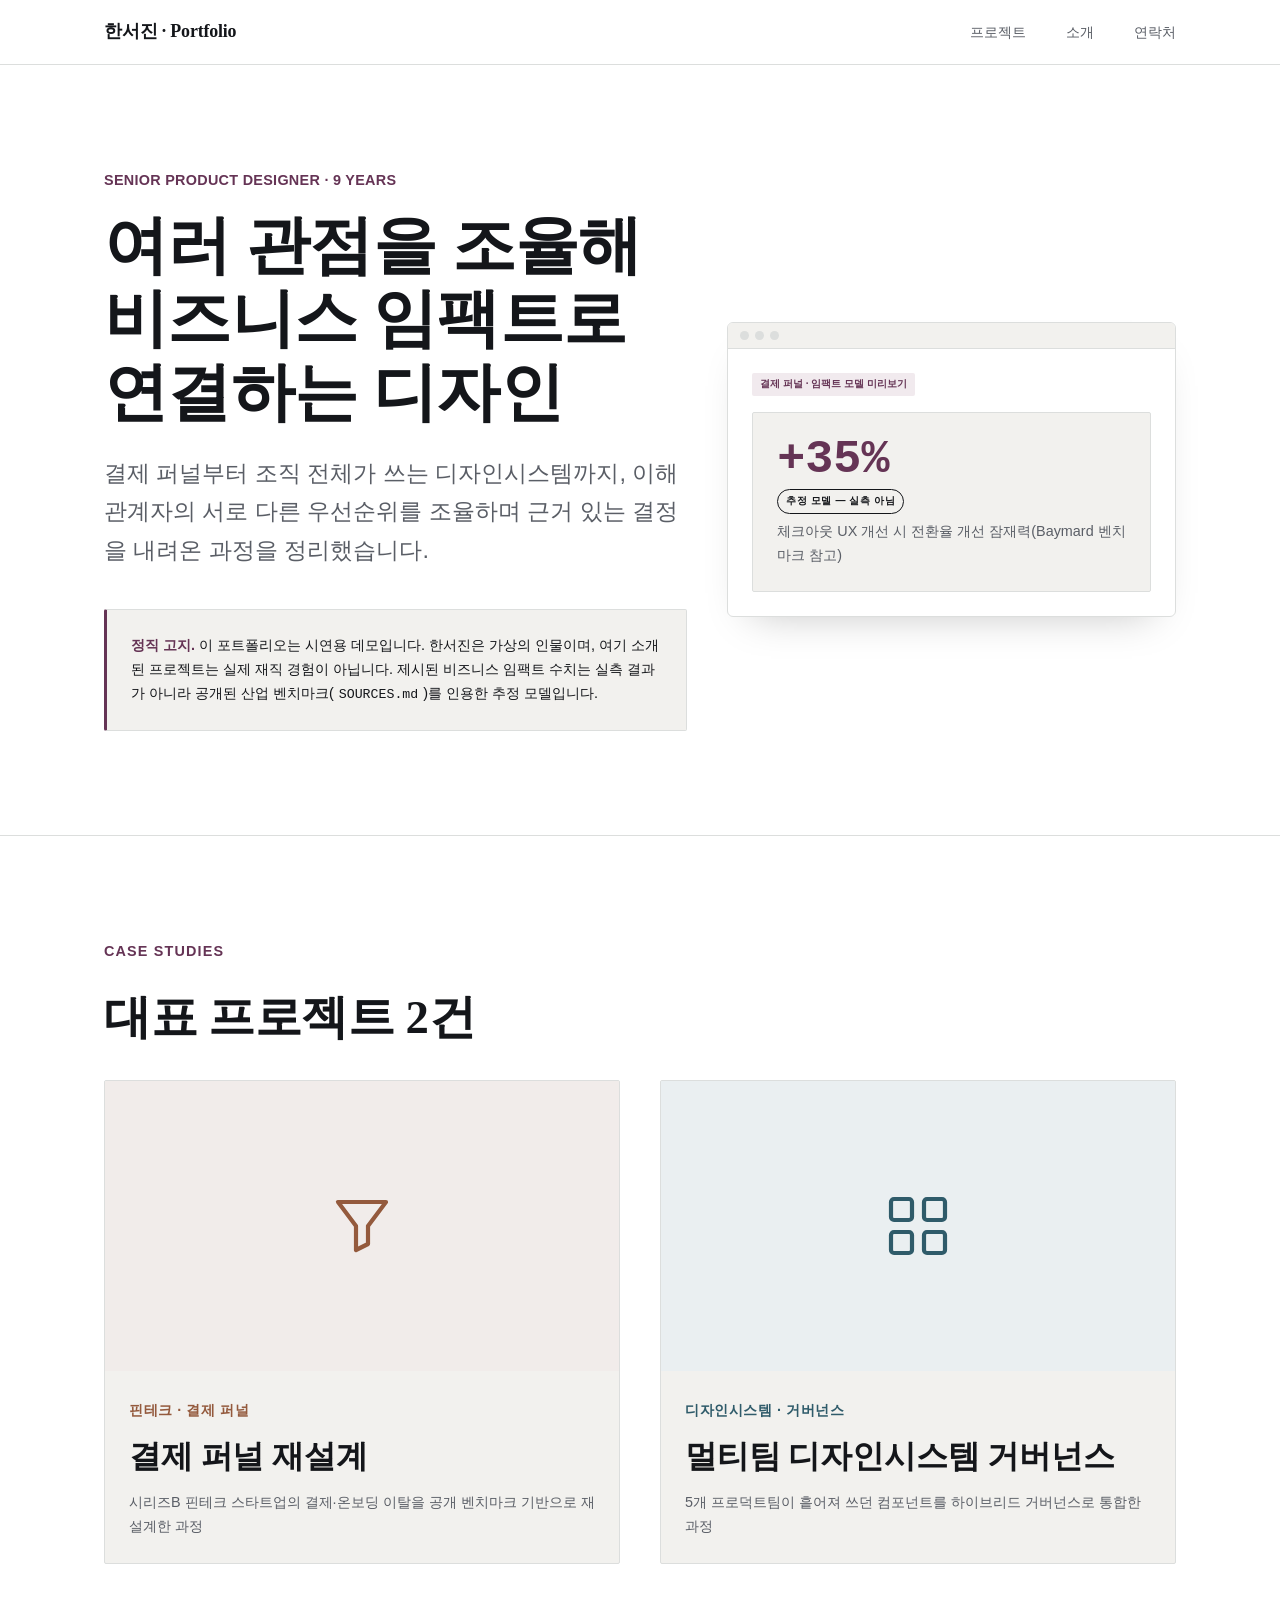
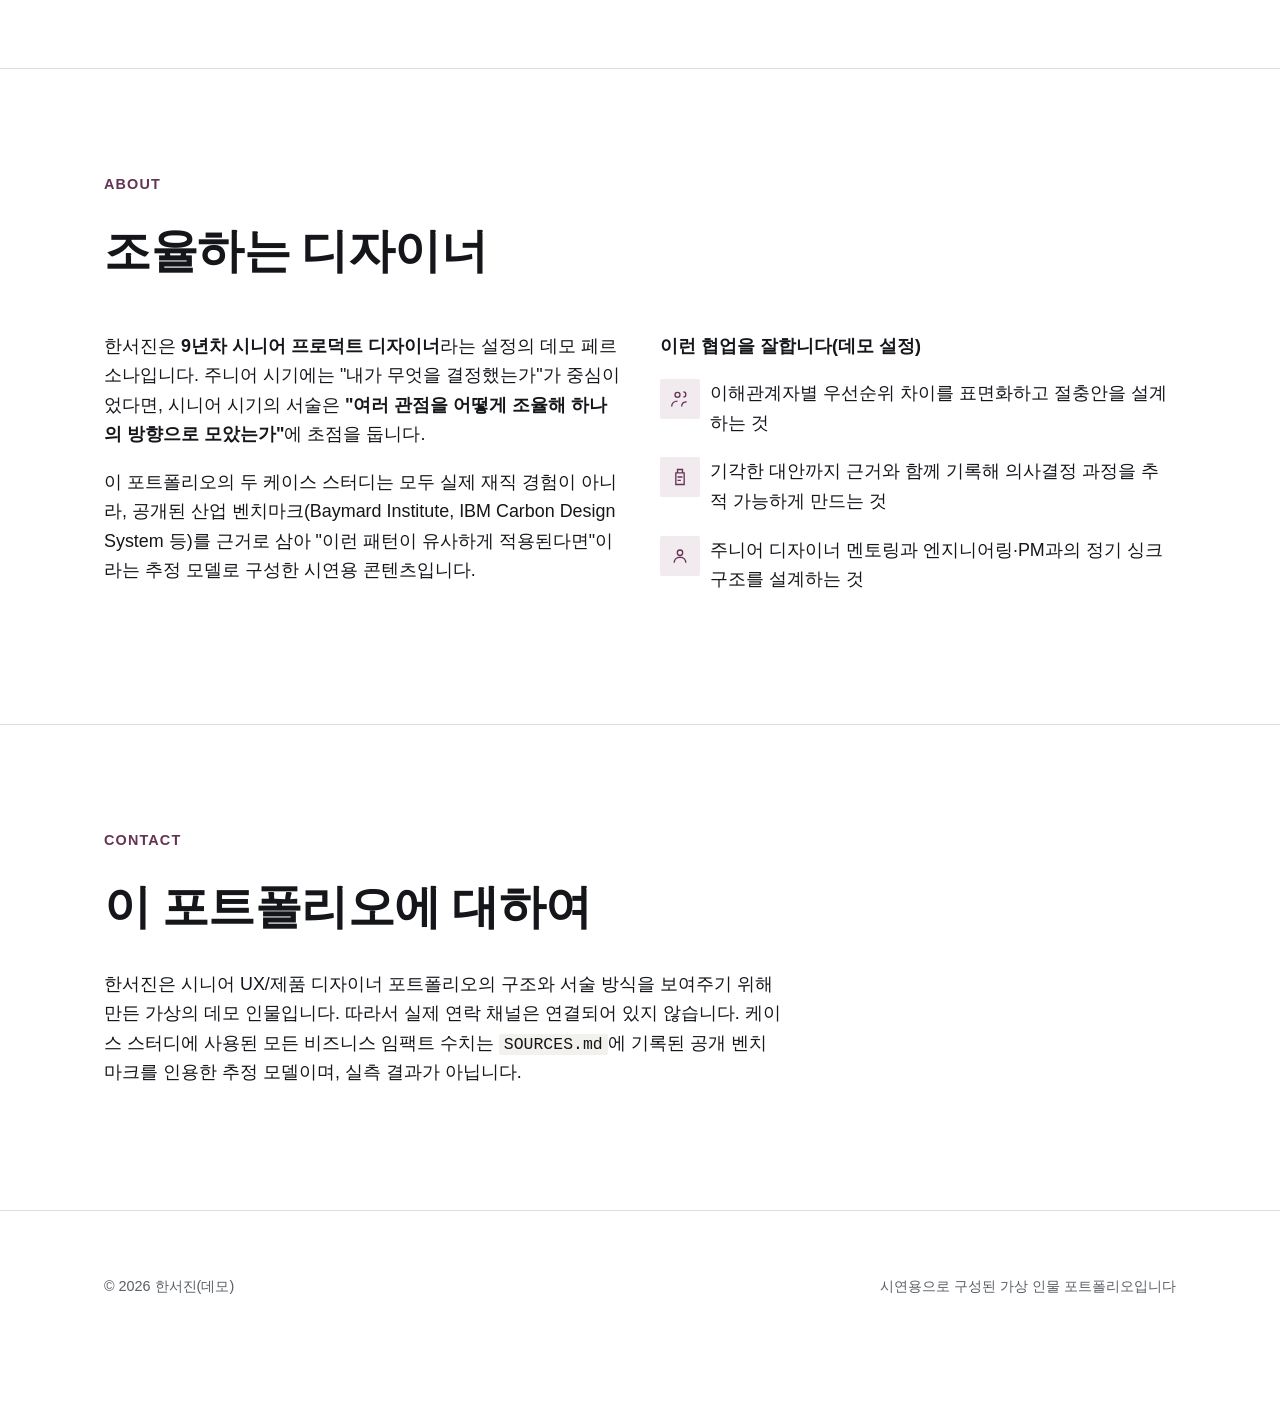
<file: index.html>
<!DOCTYPE html>
<html lang="ko">
<head>
<meta charset="UTF-8">
<meta name="viewport" content="width=device-width, initial-scale=1.0">
<title>한서진 — 시니어 프로덕트 디자이너 포트폴리오 (데모)</title>
<meta name="description" content="시니어 UX/제품 디자이너 포트폴리오 구조를 보여주기 위한 시연용 데모. 한서진은 가상의 인물입니다.">
<meta property="og:type" content="website">
<meta property="og:title" content="한서진 — 시니어 프로덕트 디자이너 포트폴리오 (데모)">
<meta property="og:description" content="시니어 UX/제품 디자이너 포트폴리오 구조를 보여주기 위한 시연용 데모. 한서진은 가상의 인물입니다.">
<!-- 임시 배포 링크(GitHub Pages) — 정식 도메인 확정 시 이 줄의 content 값만 교체 -->
<meta property="og:url" content="https://mosesrodchoi-stack.github.io/hanseojin-senior-portfolio/index.html">
<!-- TODO: og:image 자산 준비 후 경로 지정(대표 썸네일 미제작 상태) -->
<!-- 임시 배포 링크(GitHub Pages) — 정식 도메인 확정 시 이 줄의 href 값만 교체 -->
<link rel="canonical" href="https://mosesrodchoi-stack.github.io/hanseojin-senior-portfolio/index.html">
<link rel="icon" href="assets/favicon.svg" type="image/svg+xml">
<link rel="stylesheet" href="assets/style.css">
</head>
<body>

<a class="skip-link" href="#main">본문으로 바로가기</a>

<nav class="nav">
  <div class="container">
    <a class="nav-logo" href="index.html">한서진 · Portfolio</a>
    <ul class="nav-links">
      <li><a href="#projects">프로젝트</a></li>
      <li><a href="#about">소개</a></li>
      <li><a href="#contact">연락처</a></li>
    </ul>
  </div>
</nav>

<header class="hero">
  <div class="container hero-inner">
    <div class="hero-copy">
      <div class="hero-eyebrow">SENIOR PRODUCT DESIGNER · 9 YEARS</div>
      <h1>여러 관점을 조율해<br>비즈니스 임팩트로 연결하는 디자인</h1>
      <p class="lede">
        결제 퍼널부터 조직 전체가 쓰는 디자인시스템까지, 이해관계자의 서로 다른
        우선순위를 조율하며 근거 있는 결정을 내려온 과정을 정리했습니다.
      </p>
      <div class="disclosure">
        <strong>정직 고지.</strong> 이 포트폴리오는 시연용 데모입니다. 한서진은 가상의 인물이며,
        여기 소개된 프로젝트는 실제 재직 경험이 아닙니다. 제시된 비즈니스 임팩트 수치는 실측
        결과가 아니라 공개된 산업 벤치마크(<code>SOURCES.md</code>)를 인용한 추정 모델입니다.
      </div>
    </div>
    <div class="hero-visual" aria-hidden="true">
      <div class="browser-frame">
        <div class="browser-bar"><span class="dot"></span><span class="dot"></span><span class="dot"></span></div>
        <div class="screen">
          <div class="mock-badge">결제 퍼널 · 임팩트 모델 미리보기</div>
          <div class="impact-model">
            <span class="figure-num">+35%</span>
            <span class="estimate-label">추정 모델 — 실측 아님</span>
            <p class="basis">체크아웃 UX 개선 시 전환율 개선 잠재력(Baymard 벤치마크 참고)</p>
          </div>
        </div>
      </div>
    </div>
  </div>
</header>

<main id="main">
<section id="projects">
  <div class="container">
    <div class="section-label">CASE STUDIES</div>
    <h2>대표 프로젝트 2건</h2>
    <div class="case-grid">

      <a class="case-card case-card--funnel" href="case-payment-funnel.html">
        <div class="case-card-thumb">
          <svg width="72" height="72" viewBox="0 0 24 24" fill="none" stroke="currentColor" stroke-width="1.4" aria-hidden="true">
            <path d="M4 4h16l-6 8v6l-4 2v-8L4 4z" stroke-linejoin="round"/>
          </svg>
        </div>
        <div class="case-card-body">
          <span class="case-tag">핀테크 · 결제 퍼널</span>
          <h3>결제 퍼널 재설계</h3>
          <p>시리즈B 핀테크 스타트업의 결제·온보딩 이탈을 공개 벤치마크 기반으로 재설계한 과정</p>
        </div>
      </a>

      <a class="case-card case-card--design-system" href="case-design-system.html">
        <div class="case-card-thumb">
          <svg width="72" height="72" viewBox="0 0 24 24" fill="none" stroke="currentColor" stroke-width="1.4" aria-hidden="true">
            <rect x="3" y="3" width="7" height="7" rx="1"/>
            <rect x="14" y="3" width="7" height="7" rx="1"/>
            <rect x="3" y="14" width="7" height="7" rx="1"/>
            <rect x="14" y="14" width="7" height="7" rx="1"/>
          </svg>
        </div>
        <div class="case-card-body">
          <span class="case-tag">디자인시스템 · 거버넌스</span>
          <h3>멀티팀 디자인시스템 거버넌스</h3>
          <p>5개 프로덕트팀이 흩어져 쓰던 컴포넌트를 하이브리드 거버넌스로 통합한 과정</p>
        </div>
      </a>

    </div>
  </div>
</section>

<section id="about">
  <div class="container">
    <div class="section-label">ABOUT</div>
    <h2>조율하는 디자이너</h2>
    <div class="two-col">
      <div class="prose">
        <p>
          한서진은 <strong>9년차 시니어 프로덕트 디자이너</strong>라는 설정의 데모 페르소나입니다.
          주니어 시기에는 "내가 무엇을 결정했는가"가 중심이었다면, 시니어 시기의 서술은
          <strong>"여러 관점을 어떻게 조율해 하나의 방향으로 모았는가"</strong>에 초점을 둡니다.
        </p>
        <p>
          이 포트폴리오의 두 케이스 스터디는 모두 실제 재직 경험이 아니라, 공개된 산업
          벤치마크(Baymard Institute, IBM Carbon Design System 등)를 근거로 삼아 "이런 패턴이
          유사하게 적용된다면"이라는 추정 모델로 구성한 시연용 콘텐츠입니다.
        </p>
      </div>
      <div class="prose">
        <p><strong>이런 협업을 잘합니다(데모 설정)</strong></p>
        <ul style="list-style:none; padding-left:0; display:flex; flex-direction:column; gap:12px;">
          <li style="display:flex; align-items:flex-start; gap:10px;">
            <span class="icon-badge icon-badge--square">
              <svg aria-hidden="true" viewBox="0 0 24 24" fill="none" stroke="currentColor" stroke-width="1.6"><circle cx="9" cy="7" r="3"/><path d="M2 21c0-3.9 3.1-6.5 7-6.5"/><path d="M16 3.5a3 3 0 1 1 0 6"/><path d="M14 21c0-3 2-5.5 6-5.5"/></svg>
            </span>
            <span>이해관계자별 우선순위 차이를 표면화하고 절충안을 설계하는 것</span>
          </li>
          <li style="display:flex; align-items:flex-start; gap:10px;">
            <span class="icon-badge icon-badge--square">
              <svg aria-hidden="true" viewBox="0 0 24 24" fill="none" stroke="currentColor" stroke-width="1.6"><path d="M9 3h6v4H9zM7 7h10v14H7z"/><path d="M9 12h6M9 16h4"/></svg>
            </span>
            <span>기각한 대안까지 근거와 함께 기록해 의사결정 과정을 추적 가능하게 만드는 것</span>
          </li>
          <li style="display:flex; align-items:flex-start; gap:10px;">
            <span class="icon-badge icon-badge--square">
              <svg aria-hidden="true" viewBox="0 0 24 24" fill="none" stroke="currentColor" stroke-width="1.6"><circle cx="12" cy="8" r="3.2"/><path d="M5 20c0-3.9 3.1-6.5 7-6.5s7 2.6 7 6.5"/></svg>
            </span>
            <span>주니어 디자이너 멘토링과 엔지니어링·PM과의 정기 싱크 구조를 설계하는 것</span>
          </li>
        </ul>
      </div>
    </div>
  </div>
</section>

<section id="contact">
  <div class="container">
    <div class="section-label">CONTACT</div>
    <h2>이 포트폴리오에 대하여</h2>
    <p class="prose">
      한서진은 시니어 UX/제품 디자이너 포트폴리오의 구조와 서술 방식을 보여주기 위해 만든
      가상의 데모 인물입니다. 따라서 실제 연락 채널은 연결되어 있지 않습니다. 케이스 스터디에
      사용된 모든 비즈니스 임팩트 수치는 <code>SOURCES.md</code>에 기록된 공개 벤치마크를
      인용한 추정 모델이며, 실측 결과가 아닙니다.
    </p>
  </div>
</section>
</main>

<footer>
  <div class="container">
    <span>© 2026 한서진(데모)</span>
    <span>시연용으로 구성된 가상 인물 포트폴리오입니다</span>
  </div>
</footer>

</body>
</html>
</file>
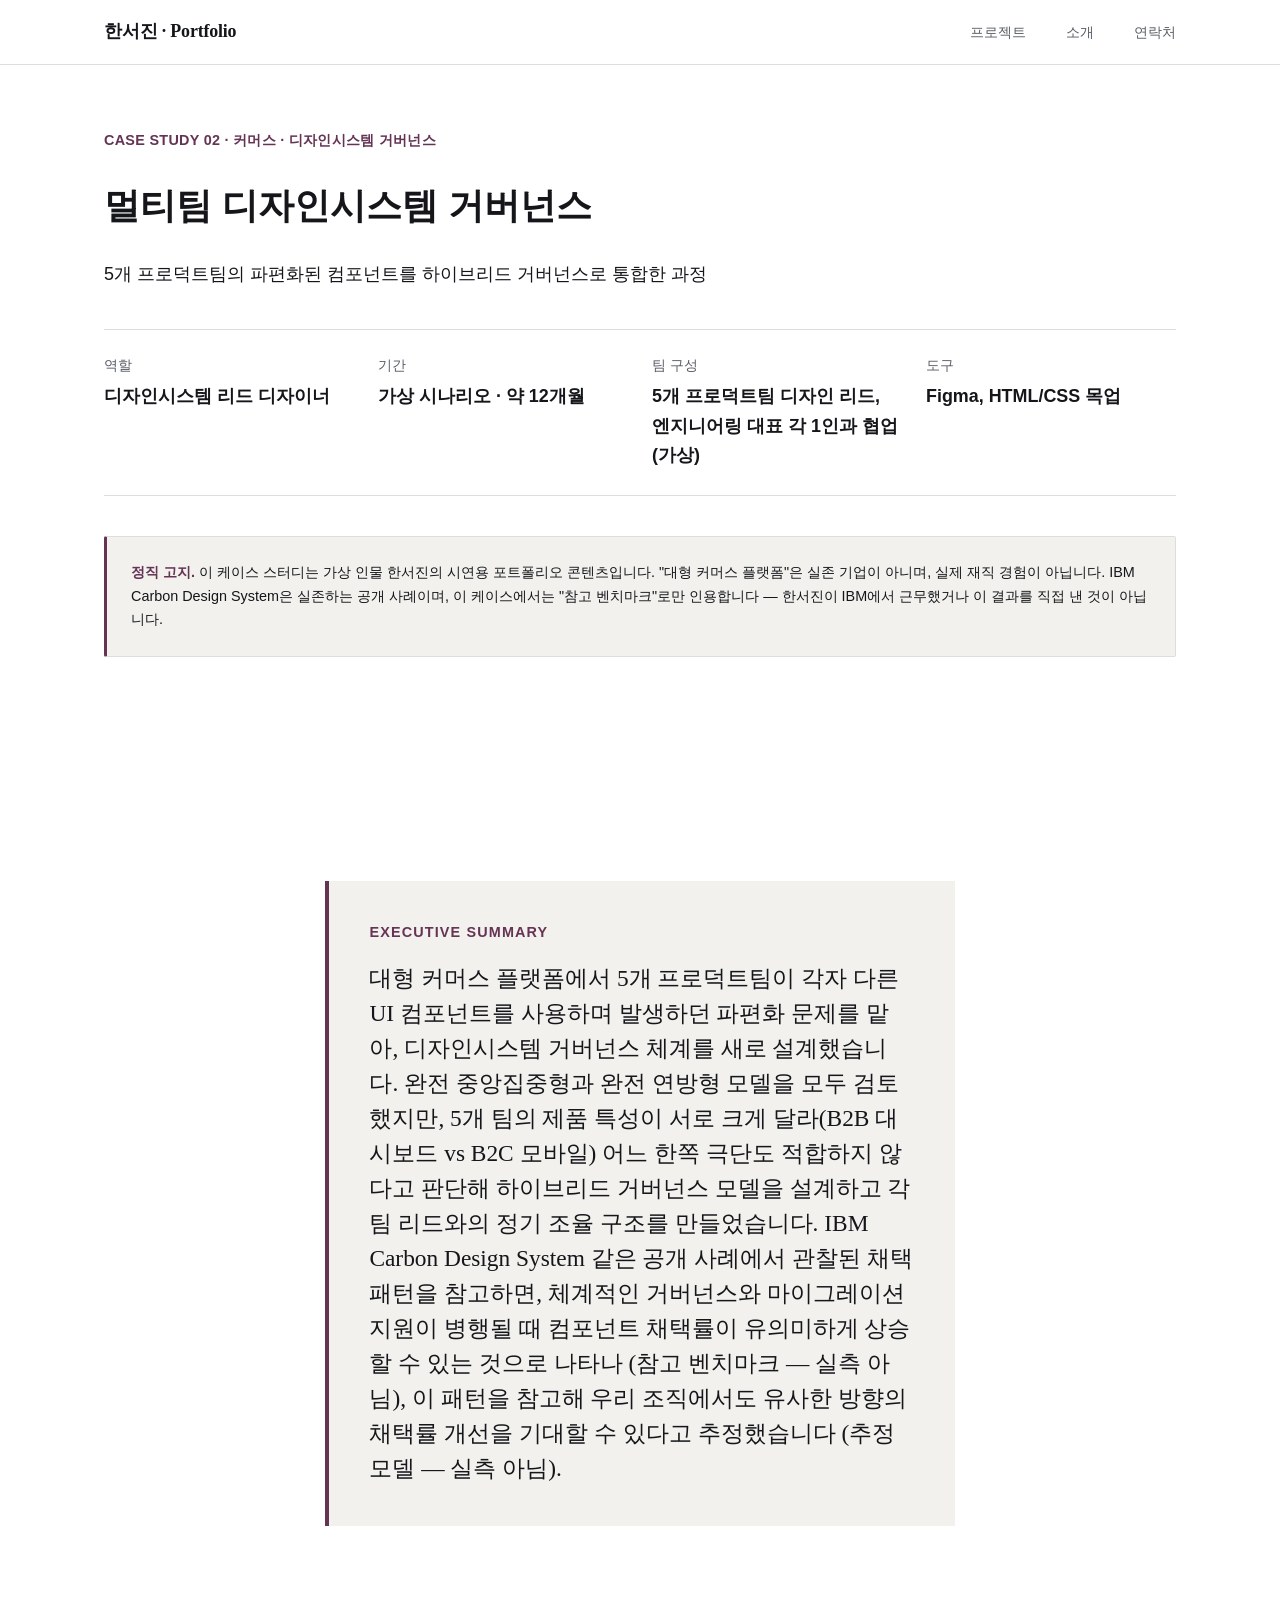
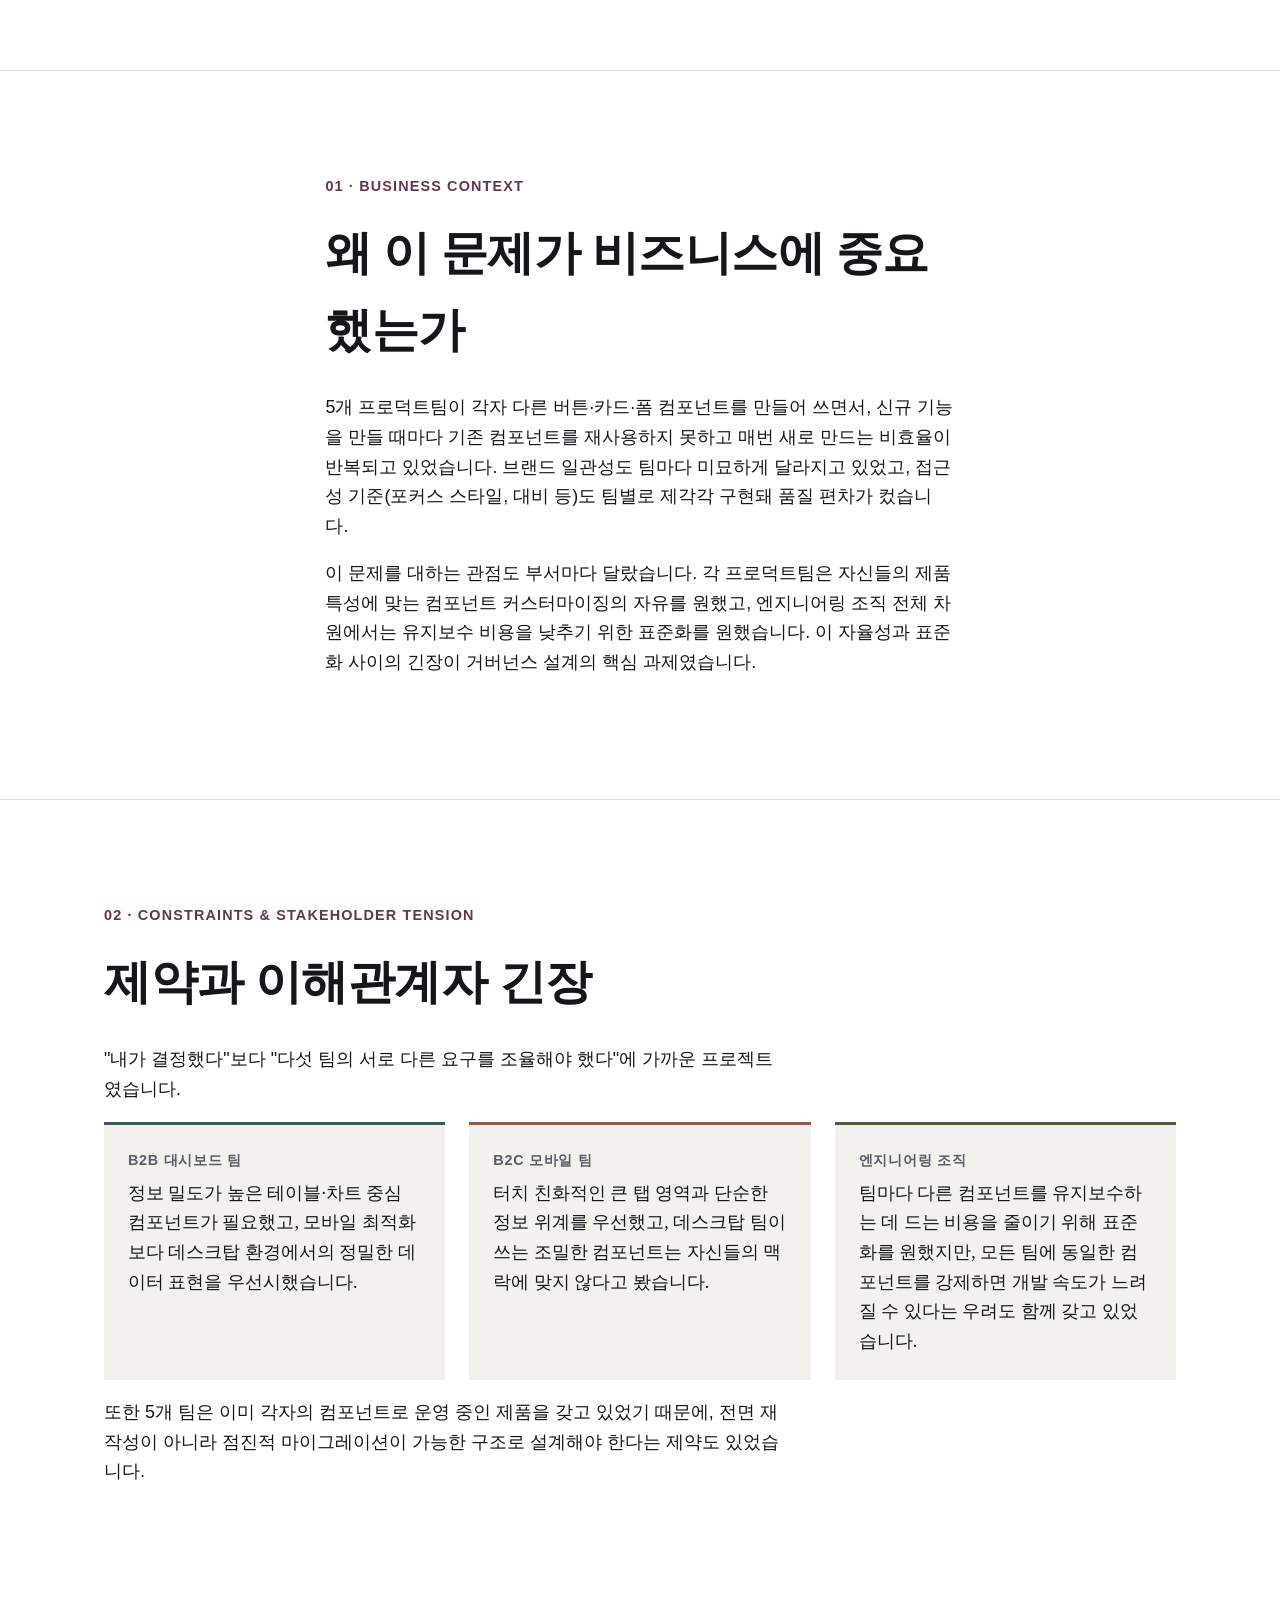
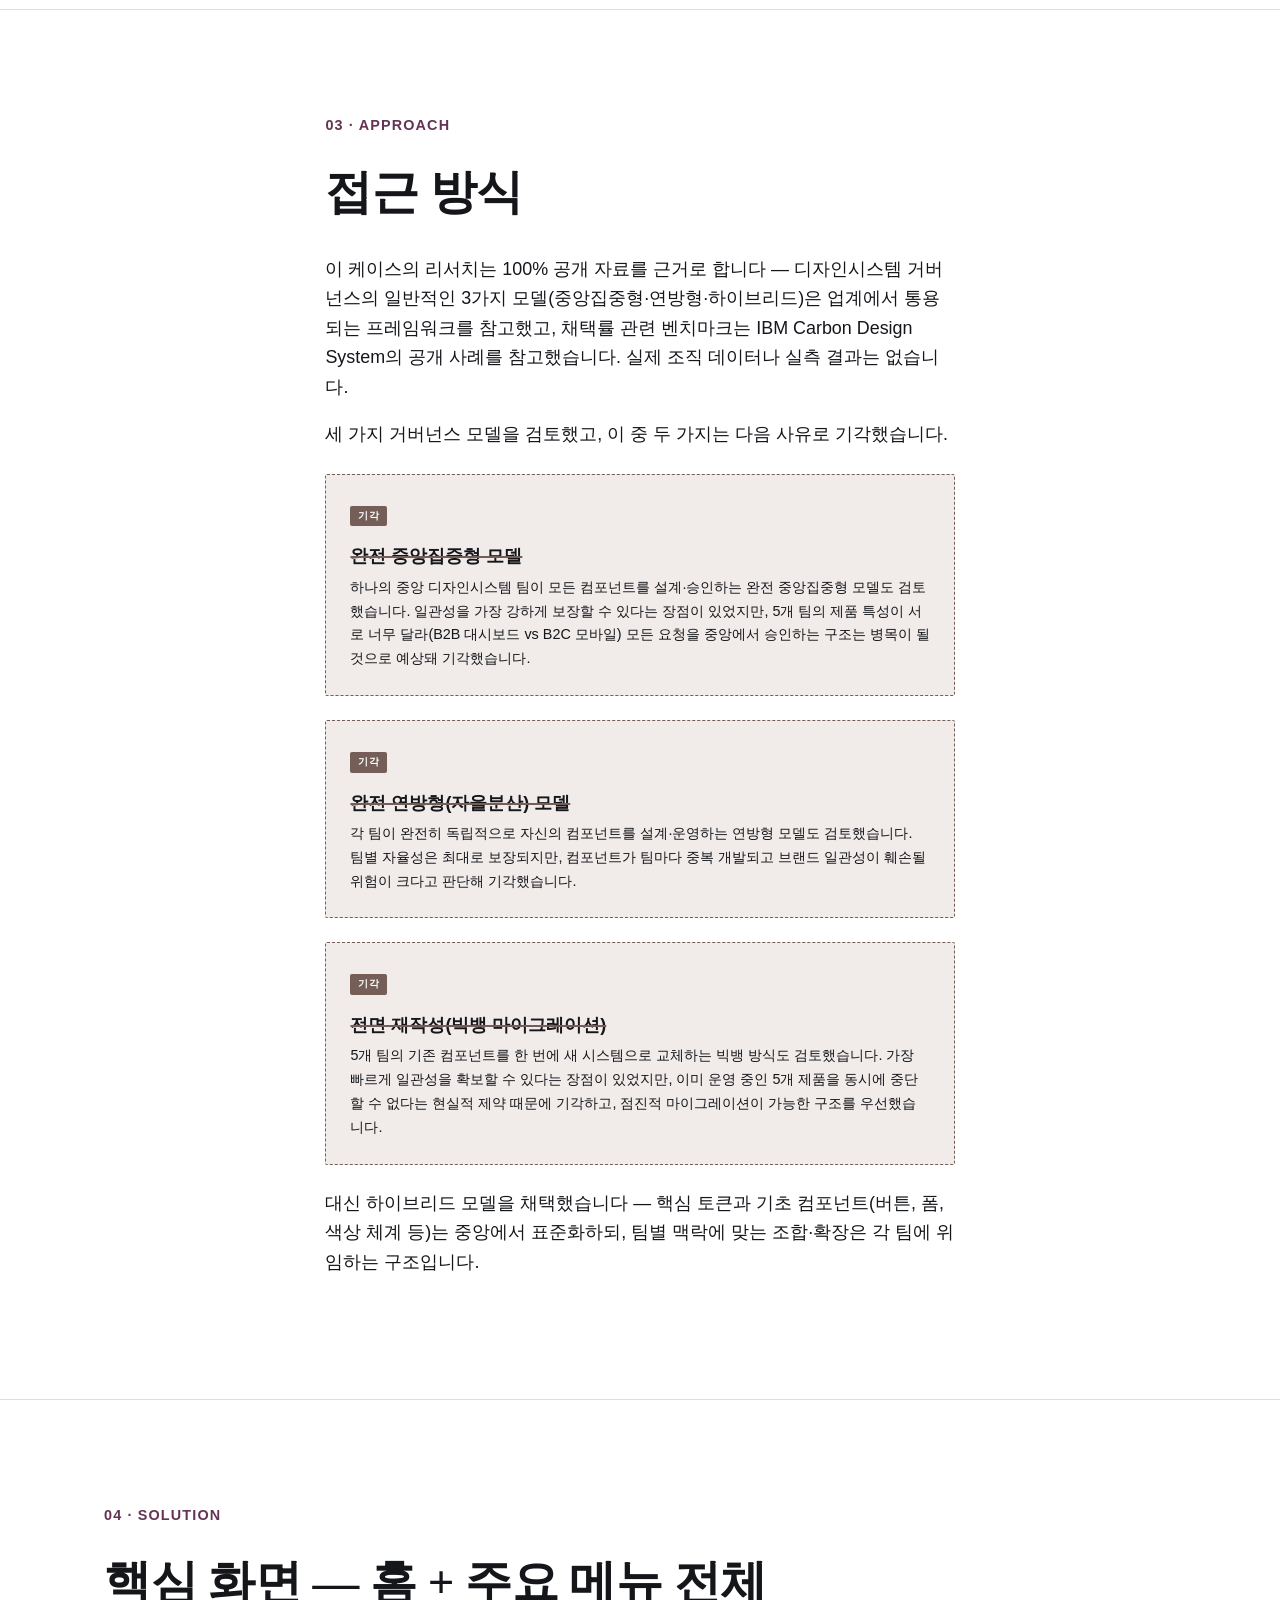
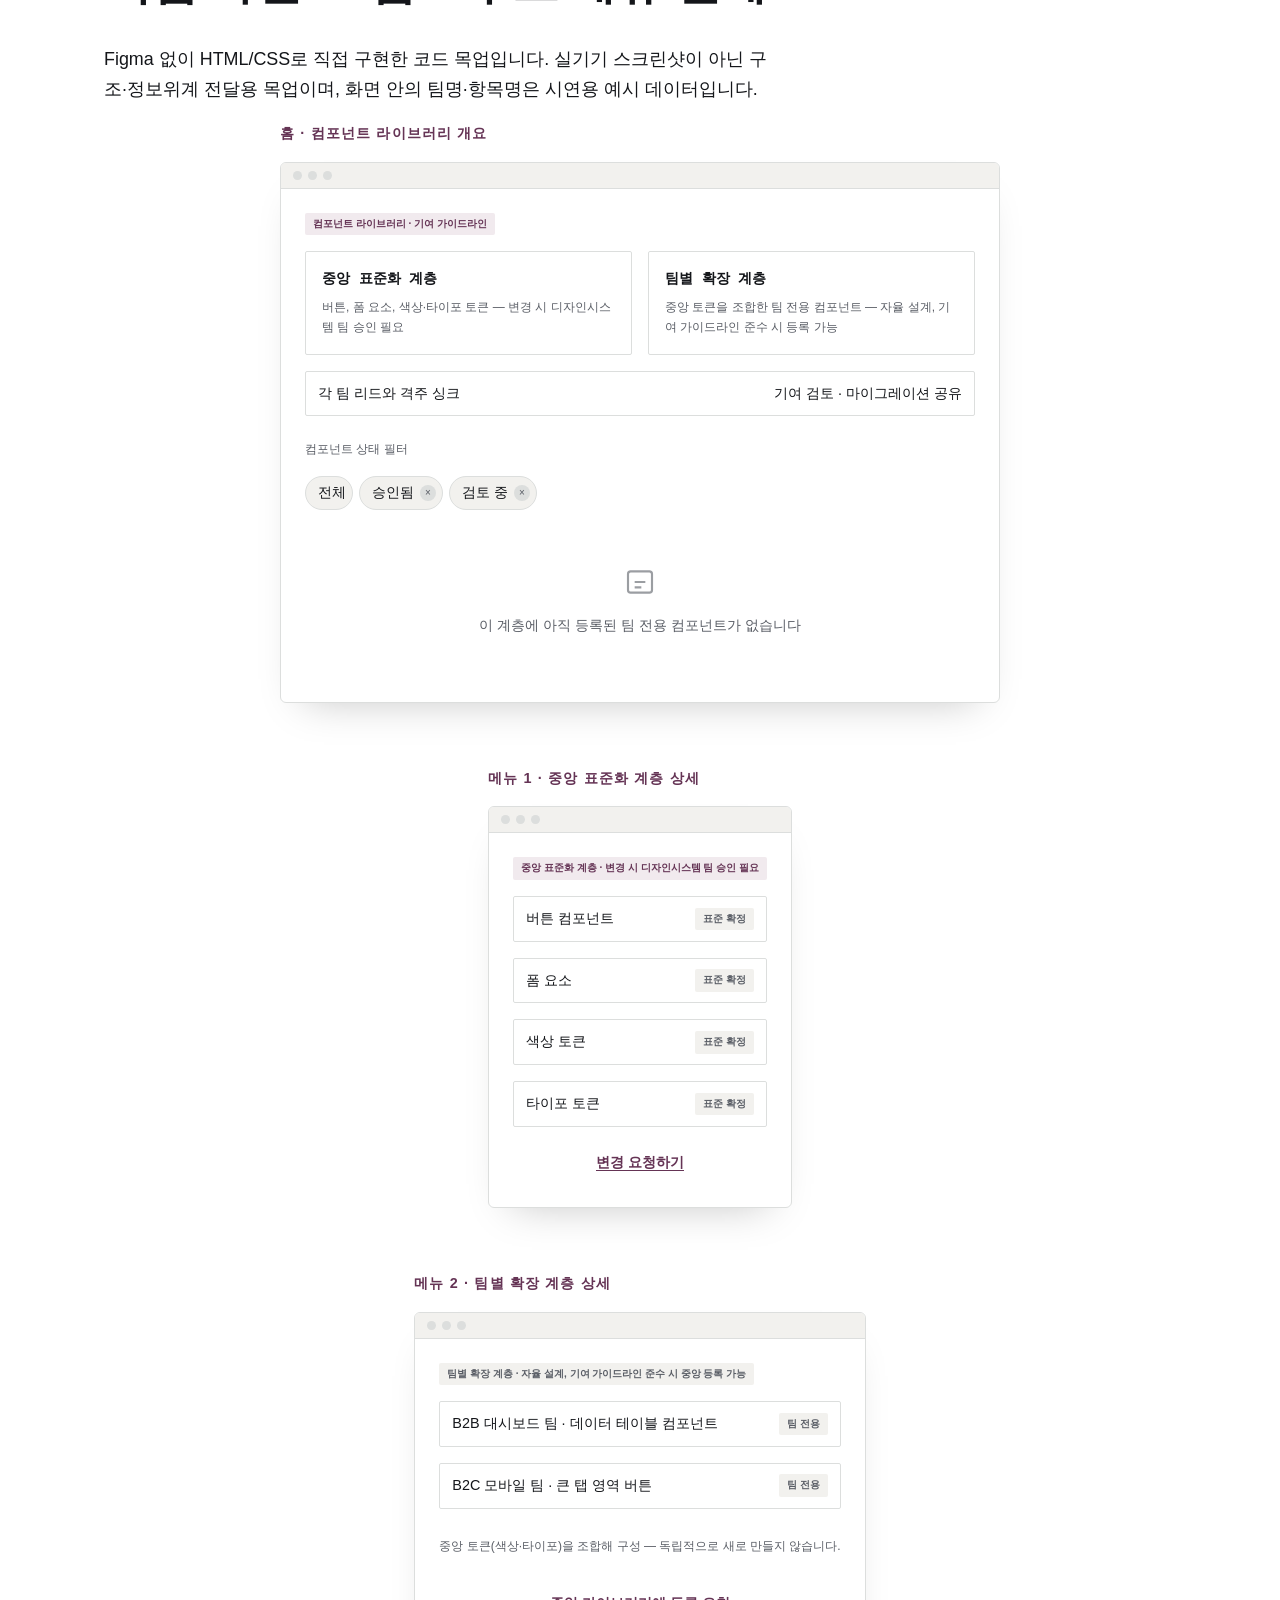
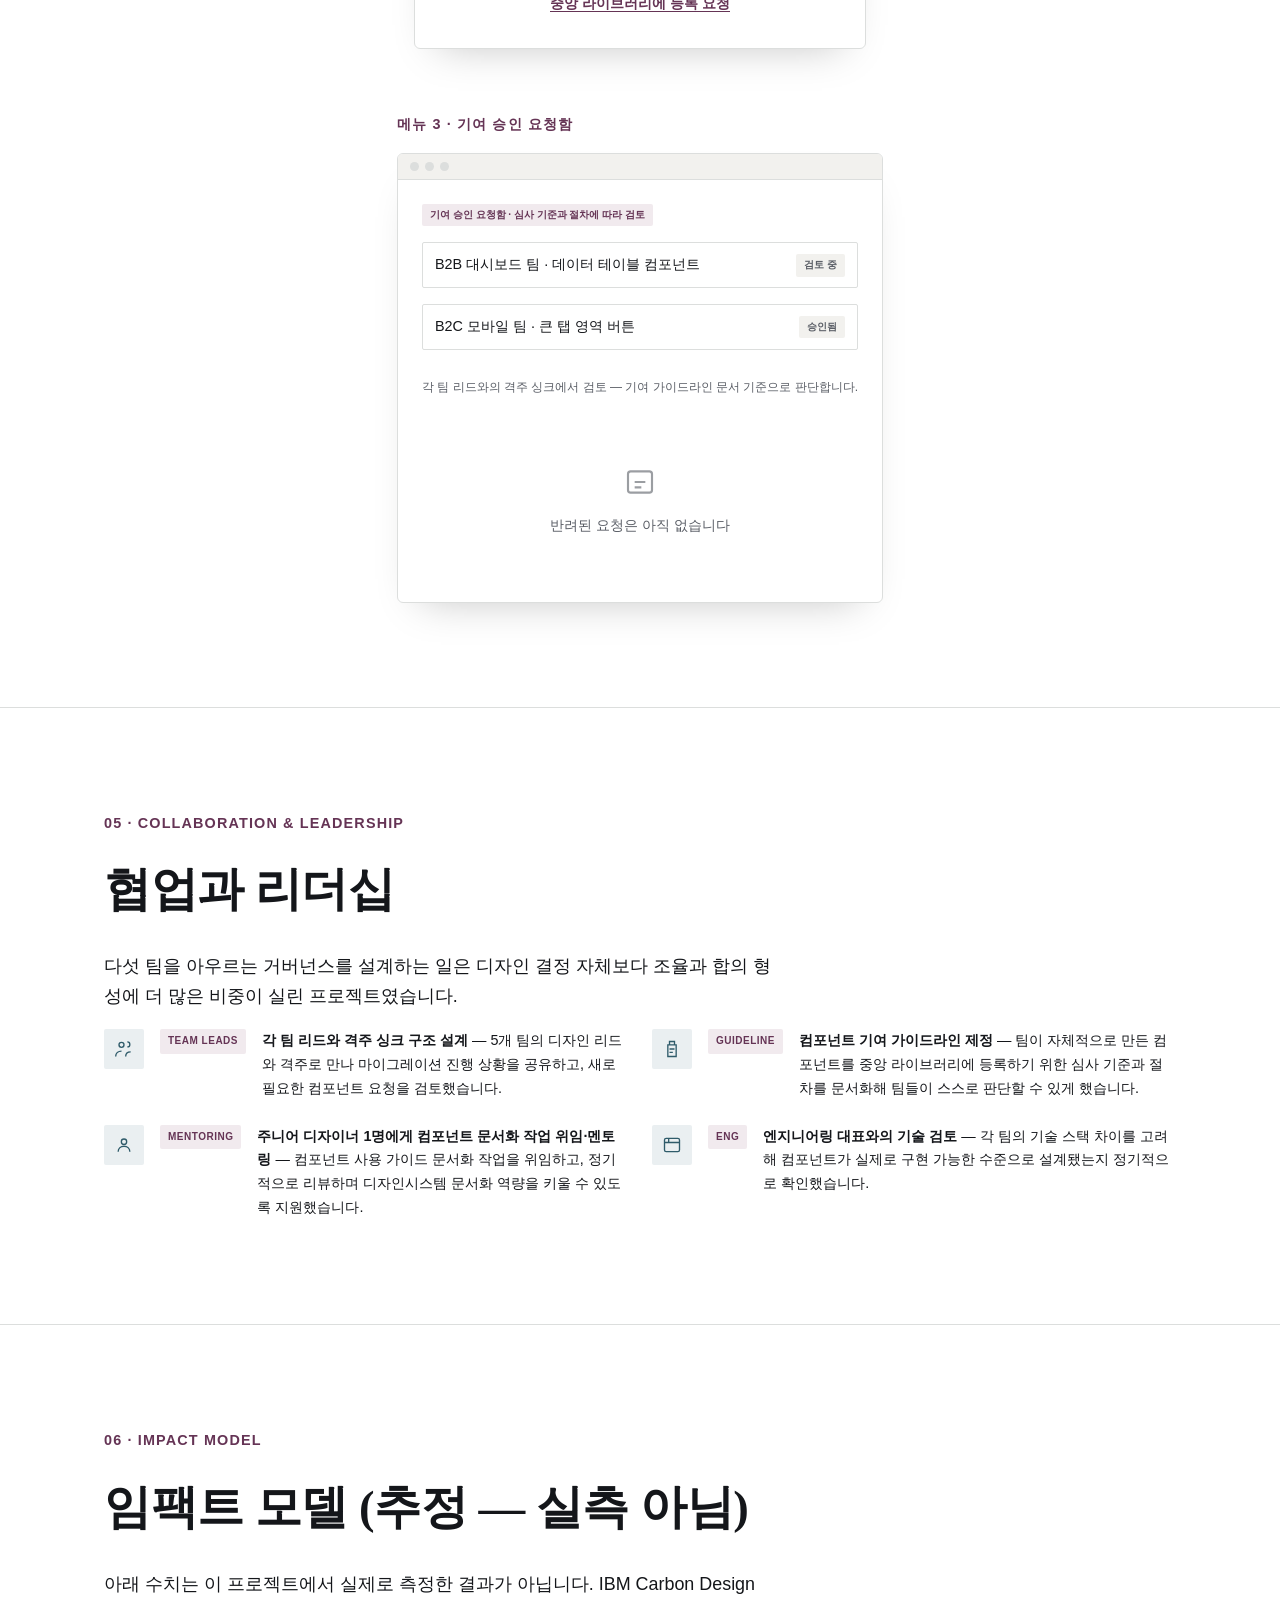
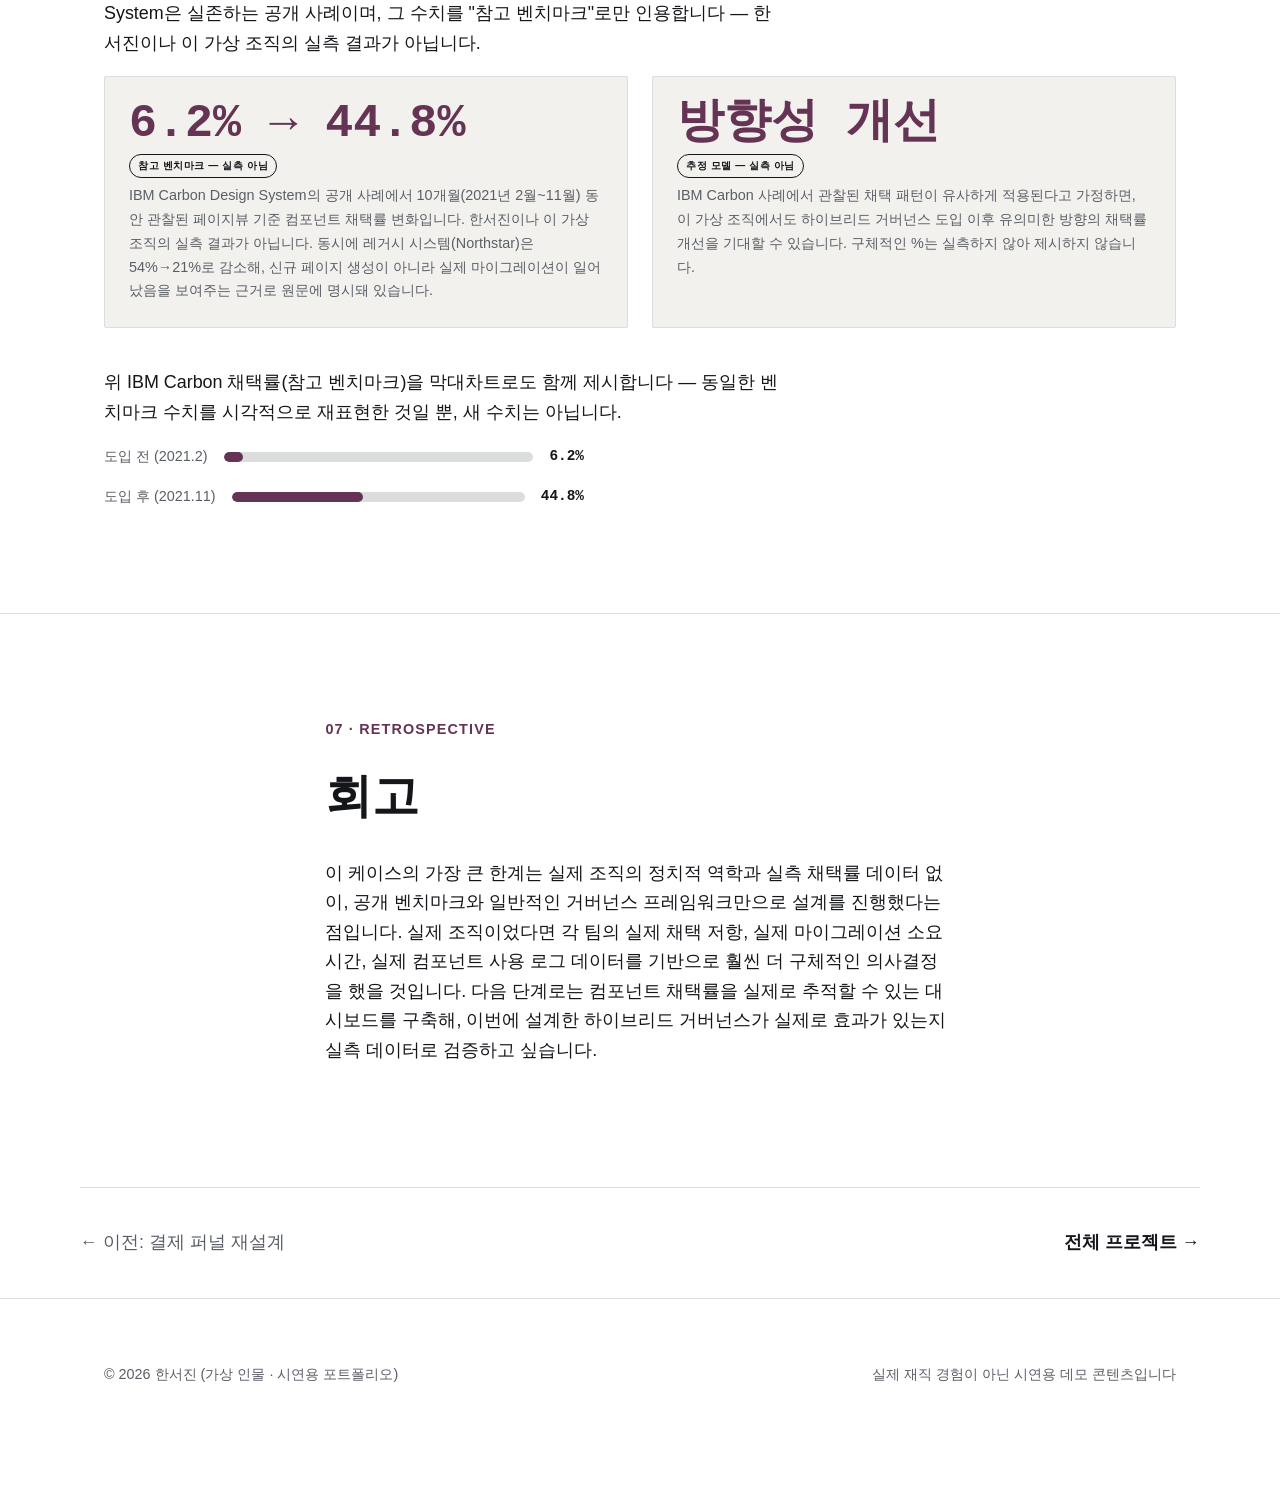
<file: case-design-system.html>
<!DOCTYPE html>
<html lang="ko">
<head>
<meta charset="UTF-8">
<meta name="viewport" content="width=device-width, initial-scale=1.0">
<title>멀티팀 디자인시스템 거버넌스 — 시연용 포트폴리오 | 한서진</title>
<meta name="description" content="시니어 프로덕트 디자이너 포트폴리오 데모: 대형 커머스 플랫폼 멀티팀 디자인시스템 거버넌스 케이스 스터디 (가상 인물, 시연용 콘텐츠)">
<meta property="og:type" content="article">
<meta property="og:title" content="멀티팀 디자인시스템 거버넌스 — 시연용 포트폴리오 | 한서진">
<meta property="og:description" content="시니어 프로덕트 디자이너 포트폴리오 데모: 대형 커머스 플랫폼 멀티팀 디자인시스템 거버넌스 케이스 스터디 (가상 인물, 시연용 콘텐츠)">
<!-- 임시 배포 링크(GitHub Pages) — 정식 도메인 확정 시 이 줄의 content 값만 교체 -->
<meta property="og:url" content="https://mosesrodchoi-stack.github.io/hanseojin-senior-portfolio/case-design-system.html">
<!-- 임시 배포 링크(GitHub Pages) — 정식 도메인 확정 시 이 줄의 href 값만 교체 -->
<link rel="canonical" href="https://mosesrodchoi-stack.github.io/hanseojin-senior-portfolio/case-design-system.html">
<link rel="icon" href="assets/favicon.svg" type="image/svg+xml">
<link rel="stylesheet" href="assets/style.css">
</head>
<body>

<a class="skip-link" href="#main">본문으로 바로가기</a>

<nav class="nav">
  <div class="container">
    <a class="nav-logo" href="index.html">한서진 · Portfolio</a>
    <ul class="nav-links">
      <li><a href="index.html#projects">프로젝트</a></li>
      <li><a href="index.html#about">소개</a></li>
      <li><a href="index.html#contact">연락처</a></li>
    </ul>
  </div>
</nav>

<header class="case-hero">
  <div class="container">
    <div class="hero-eyebrow">CASE STUDY 02 · 커머스 · 디자인시스템 거버넌스</div>
    <h1>멀티팀 디자인시스템 거버넌스</h1>
    <p class="lede">5개 프로덕트팀의 파편화된 컴포넌트를 하이브리드 거버넌스로 통합한 과정</p>

    <dl class="case-meta-grid">
      <div><dt>역할</dt><dd>디자인시스템 리드 디자이너</dd></div>
      <div><dt>기간</dt><dd>가상 시나리오 · 약 12개월</dd></div>
      <div><dt>팀 구성</dt><dd>5개 프로덕트팀 디자인 리드, 엔지니어링 대표 각 1인과 협업 (가상)</dd></div>
      <div><dt>도구</dt><dd>Figma, HTML/CSS 목업</dd></div>
    </dl>

    <div class="disclosure">
      <strong>정직 고지.</strong> 이 케이스 스터디는 가상 인물 한서진의 시연용 포트폴리오
      콘텐츠입니다. "대형 커머스 플랫폼"은 실존 기업이 아니며, 실제 재직 경험이 아닙니다.
      IBM Carbon Design System은 실존하는 공개 사례이며, 이 케이스에서는 "참고 벤치마크"로만
      인용합니다 — 한서진이 IBM에서 근무했거나 이 결과를 직접 낸 것이 아닙니다.
    </div>
  </div>
</header>

<main id="main">

<section>
  <div class="container prose">
    <div class="exec-summary">
      <span class="eyebrow">EXECUTIVE SUMMARY</span>
      <p>
        대형 커머스 플랫폼에서 5개 프로덕트팀이 각자 다른 UI 컴포넌트를 사용하며 발생하던
        파편화 문제를 맡아, 디자인시스템 거버넌스 체계를 새로 설계했습니다. 완전 중앙집중형과
        완전 연방형 모델을 모두 검토했지만, 5개 팀의 제품 특성이 서로 크게 달라(B2B 대시보드 vs
        B2C 모바일) 어느 한쪽 극단도 적합하지 않다고 판단해 하이브리드 거버넌스 모델을 설계하고
        각 팀 리드와의 정기 조율 구조를 만들었습니다. IBM Carbon Design System 같은 공개
        사례에서 관찰된 채택 패턴을 참고하면, 체계적인 거버넌스와 마이그레이션 지원이 병행될 때
        컴포넌트 채택률이 유의미하게 상승할 수 있는 것으로 나타나
        (<span class="estimate-label">참고 벤치마크 — 실측 아님</span>), 이 패턴을
        참고해 우리 조직에서도 유사한 방향의 채택률 개선을 기대할 수 있다고 추정했습니다
        (<span class="estimate-label">추정 모델 — 실측 아님</span>).
      </p>
    </div>
  </div>
</section>

<section>
  <div class="container prose">
    <div class="section-label">01 · BUSINESS CONTEXT</div>
    <h2>왜 이 문제가 비즈니스에 중요했는가</h2>
    <p>
      5개 프로덕트팀이 각자 다른 버튼·카드·폼 컴포넌트를 만들어 쓰면서, 신규 기능을 만들 때마다
      기존 컴포넌트를 재사용하지 못하고 매번 새로 만드는 비효율이 반복되고 있었습니다. 브랜드
      일관성도 팀마다 미묘하게 달라지고 있었고, 접근성 기준(포커스 스타일, 대비 등)도 팀별로
      제각각 구현돼 품질 편차가 컸습니다.
    </p>
    <p>
      이 문제를 대하는 관점도 부서마다 달랐습니다. 각 프로덕트팀은 자신들의 제품 특성에 맞는
      컴포넌트 커스터마이징의 자유를 원했고, 엔지니어링 조직 전체 차원에서는 유지보수 비용을
      낮추기 위한 표준화를 원했습니다. 이 자율성과 표준화 사이의 긴장이 거버넌스 설계의
      핵심 과제였습니다.
    </p>
  </div>
</section>

<section>
  <div class="container">
    <div class="section-label">02 · CONSTRAINTS &amp; STAKEHOLDER TENSION</div>
    <h2>제약과 이해관계자 긴장</h2>
    <p class="prose">
      "내가 결정했다"보다 "다섯 팀의 서로 다른 요구를 조율해야 했다"에 가까운 프로젝트였습니다.
    </p>
    <div class="tension-grid">
      <div class="stance-card stance-card--b">
        <span class="role">B2B 대시보드 팀</span>
        <p class="priority">정보 밀도가 높은 테이블·차트 중심 컴포넌트가 필요했고, 모바일 최적화보다 데스크탑
          환경에서의 정밀한 데이터 표현을 우선시했습니다.</p>
      </div>
      <div class="stance-card stance-card--a">
        <span class="role">B2C 모바일 팀</span>
        <p class="priority">터치 친화적인 큰 탭 영역과 단순한 정보 위계를 우선했고, 데스크탑 팀이 쓰는 조밀한
          컴포넌트는 자신들의 맥락에 맞지 않다고 봤습니다.</p>
      </div>
      <div class="stance-card stance-card--c">
        <span class="role">엔지니어링 조직</span>
        <p class="priority">팀마다 다른 컴포넌트를 유지보수하는 데 드는 비용을 줄이기 위해 표준화를 원했지만,
          모든 팀에 동일한 컴포넌트를 강제하면 개발 속도가 느려질 수 있다는 우려도 함께
          갖고 있었습니다.</p>
      </div>
    </div>
    <p class="prose">
      또한 5개 팀은 이미 각자의 컴포넌트로 운영 중인 제품을 갖고 있었기 때문에, 전면 재작성이
      아니라 점진적 마이그레이션이 가능한 구조로 설계해야 한다는 제약도 있었습니다.
    </p>
  </div>
</section>

<section>
  <div class="container prose">
    <div class="section-label">03 · APPROACH</div>
    <h2>접근 방식</h2>
    <p>
      이 케이스의 리서치는 100% 공개 자료를 근거로 합니다 — 디자인시스템 거버넌스의 일반적인
      3가지 모델(중앙집중형·연방형·하이브리드)은 업계에서 통용되는 프레임워크를 참고했고,
      채택률 관련 벤치마크는 IBM Carbon Design System의 공개 사례를 참고했습니다. 실제 조직
      데이터나 실측 결과는 없습니다.
    </p>
    <p>세 가지 거버넌스 모델을 검토했고, 이 중 두 가지는 다음 사유로 기각했습니다.</p>

    <div class="rejected-alt">
      <span class="tag">기각</span>
      <p class="alt-name">완전 중앙집중형 모델</p>
      <p class="reason">
        하나의 중앙 디자인시스템 팀이 모든 컴포넌트를 설계·승인하는 완전 중앙집중형 모델도
        검토했습니다. 일관성을 가장 강하게 보장할 수 있다는 장점이 있었지만, 5개 팀의 제품
        특성이 서로 너무 달라(B2B 대시보드 vs B2C 모바일) 모든 요청을 중앙에서 승인하는 구조는
        병목이 될 것으로 예상돼 기각했습니다.
      </p>
    </div>
    <div class="rejected-alt">
      <span class="tag">기각</span>
      <p class="alt-name">완전 연방형(자율분산) 모델</p>
      <p class="reason">
        각 팀이 완전히 독립적으로 자신의 컴포넌트를 설계·운영하는 연방형 모델도 검토했습니다.
        팀별 자율성은 최대로 보장되지만, 컴포넌트가 팀마다 중복 개발되고 브랜드 일관성이
        훼손될 위험이 크다고 판단해 기각했습니다.
      </p>
    </div>
    <div class="rejected-alt">
      <span class="tag">기각</span>
      <p class="alt-name">전면 재작성(빅뱅 마이그레이션)</p>
      <p class="reason">
        5개 팀의 기존 컴포넌트를 한 번에 새 시스템으로 교체하는 빅뱅 방식도 검토했습니다.
        가장 빠르게 일관성을 확보할 수 있다는 장점이 있었지만, 이미 운영 중인 5개 제품을
        동시에 중단할 수 없다는 현실적 제약 때문에 기각하고, 점진적 마이그레이션이 가능한
        구조를 우선했습니다.
      </p>
    </div>
    <p>
      대신 하이브리드 모델을 채택했습니다 — 핵심 토큰과 기초 컴포넌트(버튼, 폼, 색상 체계 등)는
      중앙에서 표준화하되, 팀별 맥락에 맞는 조합·확장은 각 팀에 위임하는 구조입니다.
    </p>
  </div>
</section>

<section>
  <div class="container">
    <div class="section-label">04 · SOLUTION</div>
    <h2>핵심 화면 — 홈 + 주요 메뉴 전체</h2>
    <p class="prose">Figma 없이 HTML/CSS로 직접 구현한 코드 목업입니다. 실기기 스크린샷이 아닌
      구조·정보위계 전달용 목업이며, 화면 안의 팀명·항목명은 시연용 예시 데이터입니다.</p>

    <div class="mockup-row" style="flex-direction: column; align-items: center; gap: var(--space-5);">

      <div>
        <div class="section-label">홈 · 컴포넌트 라이브러리 개요</div>
        <div class="browser-frame">
          <div class="browser-bar" aria-hidden="true"><span class="dot"></span><span class="dot"></span><span class="dot"></span></div>
          <div class="screen">
            <div class="mock-badge">컴포넌트 라이브러리 · 기여 가이드라인</div>
            <div class="mock-dash-grid" style="grid-template-columns: repeat(2, 1fr);">
              <div class="mock-dash-card">
                <div class="num" style="font-size: var(--step--1);">중앙 표준화 계층</div>
                <p style="font-size:12px; color:var(--color-text-muted); margin:6px 0 0;">버튼, 폼 요소,
                  색상·타이포 토큰 — 변경 시 디자인시스템 팀 승인 필요</p>
              </div>
              <div class="mock-dash-card">
                <div class="num" style="font-size: var(--step--1);">팀별 확장 계층</div>
                <p style="font-size:12px; color:var(--color-text-muted); margin:6px 0 0;">중앙 토큰을
                  조합한 팀 전용 컴포넌트 — 자율 설계, 기여 가이드라인 준수 시 등록 가능</p>
              </div>
            </div>
            <div class="mock-list-item"><span>각 팀 리드와 격주 싱크</span><span>기여 검토 · 마이그레이션 공유</span></div>

            <div style="font-size:12px; color:var(--color-text-muted); margin-top:8px;">컴포넌트 상태 필터</div>
            <div style="display:flex; gap:6px; flex-wrap:wrap;">
              <span class="mock-chip">전체</span>
              <span class="mock-chip">승인됨 <span class="remove">×</span></span>
              <span class="mock-chip">검토 중 <span class="remove">×</span></span>
            </div>
            <div class="mock-empty-state">
              <svg aria-hidden="true" viewBox="0 0 24 24" fill="none" stroke="currentColor" stroke-width="1.6"><rect x="3" y="4" width="18" height="16" rx="2"/><path d="M8 12h8M8 16h5"/></svg>
              <p>이 계층에 아직 등록된 팀 전용 컴포넌트가 없습니다</p>
            </div>
          </div>
        </div>
      </div>

      <div>
        <div class="section-label">메뉴 1 · 중앙 표준화 계층 상세</div>
        <div class="browser-frame">
          <div class="browser-bar" aria-hidden="true"><span class="dot"></span><span class="dot"></span><span class="dot"></span></div>
          <div class="screen">
            <div class="mock-badge">중앙 표준화 계층 · 변경 시 디자인시스템 팀 승인 필요</div>
            <div class="mock-list-item"><span>버튼 컴포넌트</span><span class="mock-badge muted">표준 확정</span></div>
            <div class="mock-list-item"><span>폼 요소</span><span class="mock-badge muted">표준 확정</span></div>
            <div class="mock-list-item"><span>색상 토큰</span><span class="mock-badge muted">표준 확정</span></div>
            <div class="mock-list-item"><span>타이포 토큰</span><span class="mock-badge muted">표준 확정</span></div>
            <div class="mock-btn-tertiary">변경 요청하기</div>
          </div>
        </div>
      </div>

      <div>
        <div class="section-label">메뉴 2 · 팀별 확장 계층 상세</div>
        <div class="browser-frame">
          <div class="browser-bar" aria-hidden="true"><span class="dot"></span><span class="dot"></span><span class="dot"></span></div>
          <div class="screen">
            <span class="mock-badge muted">팀별 확장 계층 · 자율 설계, 기여 가이드라인 준수 시 중앙 등록 가능</span>
            <div class="mock-list-item"><span>B2B 대시보드 팀 · 데이터 테이블 컴포넌트</span><span class="mock-badge muted">팀 전용</span></div>
            <div class="mock-list-item"><span>B2C 모바일 팀 · 큰 탭 영역 버튼</span><span class="mock-badge muted">팀 전용</span></div>
            <p style="font-size:12px; color:var(--color-text-muted);">중앙 토큰(색상·타이포)을 조합해 구성 — 독립적으로 새로 만들지 않습니다.</p>
            <div class="mock-btn-tertiary">중앙 라이브러리에 등록 요청</div>
          </div>
        </div>
      </div>

      <div>
        <div class="section-label">메뉴 3 · 기여 승인 요청함</div>
        <div class="browser-frame">
          <div class="browser-bar" aria-hidden="true"><span class="dot"></span><span class="dot"></span><span class="dot"></span></div>
          <div class="screen">
            <div class="mock-badge">기여 승인 요청함 · 심사 기준과 절차에 따라 검토</div>
            <div class="mock-list-item"><span>B2B 대시보드 팀 · 데이터 테이블 컴포넌트</span><span class="mock-badge muted">검토 중</span></div>
            <div class="mock-list-item"><span>B2C 모바일 팀 · 큰 탭 영역 버튼</span><span class="mock-badge muted">승인됨</span></div>
            <p style="font-size:12px; color:var(--color-text-muted);">각 팀 리드와의 격주 싱크에서 검토 — 기여 가이드라인 문서 기준으로 판단합니다.</p>
            <div class="mock-empty-state">
              <svg aria-hidden="true" viewBox="0 0 24 24" fill="none" stroke="currentColor" stroke-width="1.6"><rect x="3" y="4" width="18" height="16" rx="2"/><path d="M8 12h8M8 16h5"/></svg>
              <p>반려된 요청은 아직 없습니다</p>
            </div>
          </div>
        </div>
      </div>

    </div>
  </div>
</section>

<section>
  <div class="container">
    <div class="section-label">05 · COLLABORATION &amp; LEADERSHIP</div>
    <h2>협업과 리더십</h2>
    <p class="prose">
      다섯 팀을 아우르는 거버넌스를 설계하는 일은 디자인 결정 자체보다 조율과 합의 형성에
      더 많은 비중이 실린 프로젝트였습니다.
    </p>
    <div class="collab-grid">
      <div class="collab-item">
        <span class="icon-badge icon-badge--design-system icon-badge--square">
          <svg aria-hidden="true" viewBox="0 0 24 24" fill="none" stroke="currentColor" stroke-width="1.6"><circle cx="9" cy="7" r="3"/><path d="M2 21c0-3.9 3.1-6.5 7-6.5"/><path d="M16 3.5a3 3 0 1 1 0 6"/><path d="M14 21c0-3 2-5.5 6-5.5"/></svg>
        </span>
        <span class="role-badge">TEAM LEADS</span>
        <p><strong>각 팀 리드와 격주 싱크 구조 설계</strong> — 5개 팀의 디자인 리드와 격주로
          만나 마이그레이션 진행 상황을 공유하고, 새로 필요한 컴포넌트 요청을 검토했습니다.</p>
      </div>
      <div class="collab-item">
        <span class="icon-badge icon-badge--design-system icon-badge--square">
          <svg aria-hidden="true" viewBox="0 0 24 24" fill="none" stroke="currentColor" stroke-width="1.6"><path d="M9 3h6v4H9zM7 7h10v14H7z"/><path d="M9 12h6M9 16h4"/></svg>
        </span>
        <span class="role-badge">GUIDELINE</span>
        <p><strong>컴포넌트 기여 가이드라인 제정</strong> — 팀이 자체적으로 만든 컴포넌트를
          중앙 라이브러리에 등록하기 위한 심사 기준과 절차를 문서화해 팀들이 스스로 판단할 수
          있게 했습니다.</p>
      </div>
      <div class="collab-item">
        <span class="icon-badge icon-badge--design-system icon-badge--square">
          <svg aria-hidden="true" viewBox="0 0 24 24" fill="none" stroke="currentColor" stroke-width="1.6"><circle cx="12" cy="8" r="3.2"/><path d="M5 20c0-3.9 3.1-6.5 7-6.5s7 2.6 7 6.5"/></svg>
        </span>
        <span class="role-badge">MENTORING</span>
        <p><strong>주니어 디자이너 1명에게 컴포넌트 문서화 작업 위임·멘토링</strong> — 컴포넌트
          사용 가이드 문서화 작업을 위임하고, 정기적으로 리뷰하며 디자인시스템 문서화 역량을
          키울 수 있도록 지원했습니다.</p>
      </div>
      <div class="collab-item">
        <span class="icon-badge icon-badge--design-system icon-badge--square">
          <svg aria-hidden="true" viewBox="0 0 24 24" fill="none" stroke="currentColor" stroke-width="1.6"><rect x="3" y="4" width="18" height="16" rx="2"/><path d="M3 9h18M8 4v5"/></svg>
        </span>
        <span class="role-badge">ENG</span>
        <p><strong>엔지니어링 대표와의 기술 검토</strong> — 각 팀의 기술 스택 차이를 고려해
          컴포넌트가 실제로 구현 가능한 수준으로 설계됐는지 정기적으로 확인했습니다.</p>
      </div>
    </div>
  </div>
</section>

<section>
  <div class="container">
    <div class="section-label">06 · IMPACT MODEL</div>
    <h2>임팩트 모델 (추정 — 실측 아님)</h2>
    <p class="prose">
      아래 수치는 이 프로젝트에서 실제로 측정한 결과가 아닙니다. IBM Carbon Design System은
      실존하는 공개 사례이며, 그 수치를 "참고 벤치마크"로만 인용합니다 — 한서진이나 이 가상
      조직의 실측 결과가 아닙니다.
    </p>
    <div class="impact-grid">
      <div class="impact-model">
        <span class="figure-num">6.2% → 44.8%</span>
        <span class="estimate-label">참고 벤치마크 — 실측 아님</span>
        <p class="basis">IBM Carbon Design System의 공개 사례에서 10개월(2021년 2월~11월) 동안
          관찰된 페이지뷰 기준 컴포넌트 채택률 변화입니다. 한서진이나 이 가상 조직의 실측
          결과가 아닙니다. 동시에 레거시 시스템(Northstar)은 54%→21%로 감소해, 신규 페이지
          생성이 아니라 실제 마이그레이션이 일어났음을 보여주는 근거로 원문에 명시돼 있습니다.</p>
      </div>
      <div class="impact-model">
        <span class="figure-num">방향성 개선</span>
        <span class="estimate-label">추정 모델 — 실측 아님</span>
        <p class="basis">IBM Carbon 사례에서 관찰된 채택 패턴이 유사하게 적용된다고 가정하면, 이
          가상 조직에서도 하이브리드 거버넌스 도입 이후 유의미한 방향의 채택률 개선을 기대할 수
          있습니다. 구체적인 %는 실측하지 않아 제시하지 않습니다.</p>
      </div>
    </div>

    <p class="prose" style="margin-top: var(--space-4);">위 IBM Carbon 채택률(참고 벤치마크)을 막대차트로도
      함께 제시합니다 — 동일한 벤치마크 수치를 시각적으로 재표현한 것일 뿐, 새 수치는 아닙니다.</p>
    <div class="chart-bar-group" style="max-width: 480px;">
      <div class="chart-bar">
        <span class="label">도입 전 (2021.2)</span>
        <span class="track"><span class="fill" style="--chart-value: 6.2%"></span></span>
        <span class="value">6.2%</span>
      </div>
      <div class="chart-bar">
        <span class="label">도입 후 (2021.11)</span>
        <span class="track"><span class="fill" style="--chart-value: 44.8%"></span></span>
        <span class="value">44.8%</span>
      </div>
    </div>
  </div>
</section>

<section>
  <div class="container prose">
    <div class="section-label">07 · RETROSPECTIVE</div>
    <h2>회고</h2>
    <p>
      이 케이스의 가장 큰 한계는 실제 조직의 정치적 역학과 실측 채택률 데이터 없이, 공개
      벤치마크와 일반적인 거버넌스 프레임워크만으로 설계를 진행했다는 점입니다. 실제 조직이었다면
      각 팀의 실제 채택 저항, 실제 마이그레이션 소요 시간, 실제 컴포넌트 사용 로그 데이터를
      기반으로 훨씬 더 구체적인 의사결정을 했을 것입니다. 다음 단계로는 컴포넌트 채택률을 실제로
      추적할 수 있는 대시보드를 구축해, 이번에 설계한 하이브리드 거버넌스가 실제로 효과가
      있는지 실측 데이터로 검증하고 싶습니다.
    </p>
  </div>
</section>

<div class="container case-nav">
  <a class="back" href="case-payment-funnel.html">← 이전: 결제 퍼널 재설계</a>
  <a href="index.html">전체 프로젝트 →</a>
</div>
</main>

<footer>
  <div class="container">
    <span>© 2026 한서진 (가상 인물 · 시연용 포트폴리오)</span>
    <span>실제 재직 경험이 아닌 시연용 데모 콘텐츠입니다</span>
  </div>
</footer>

</body>
</html>
</file>
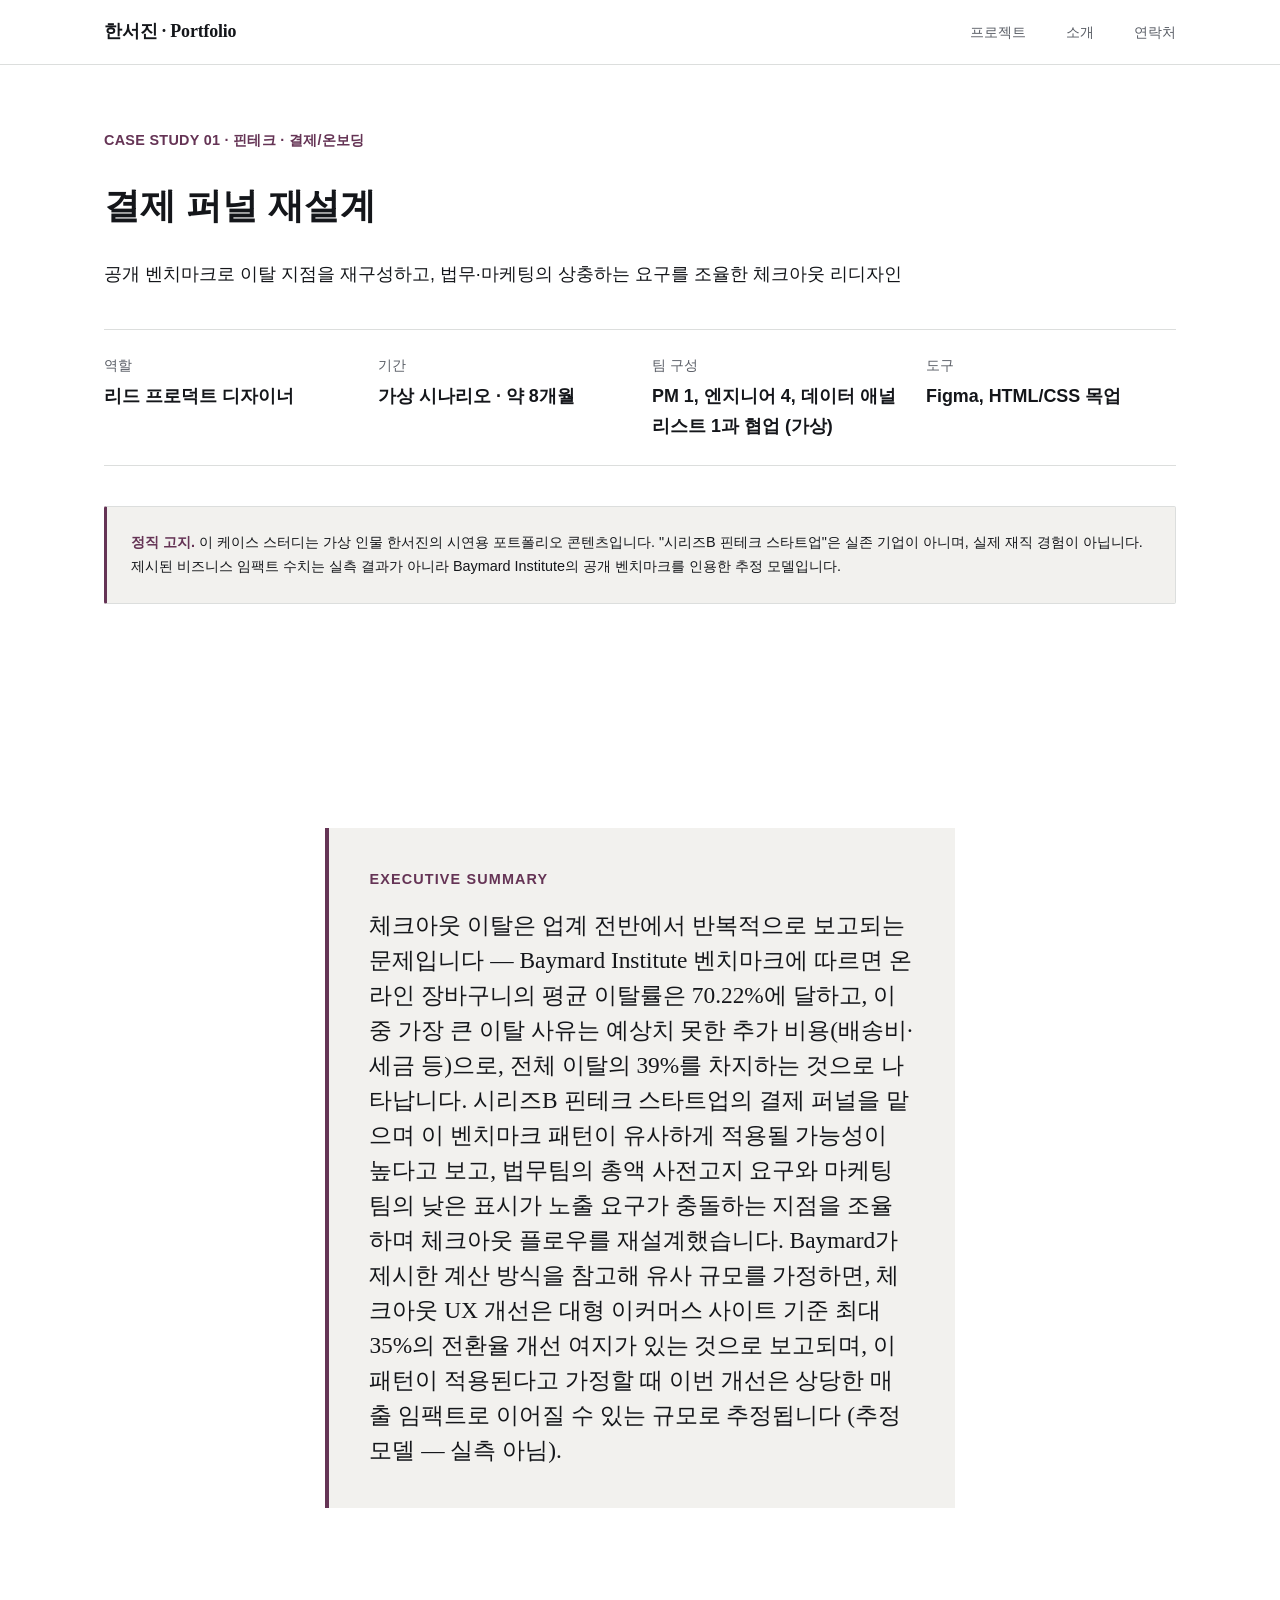
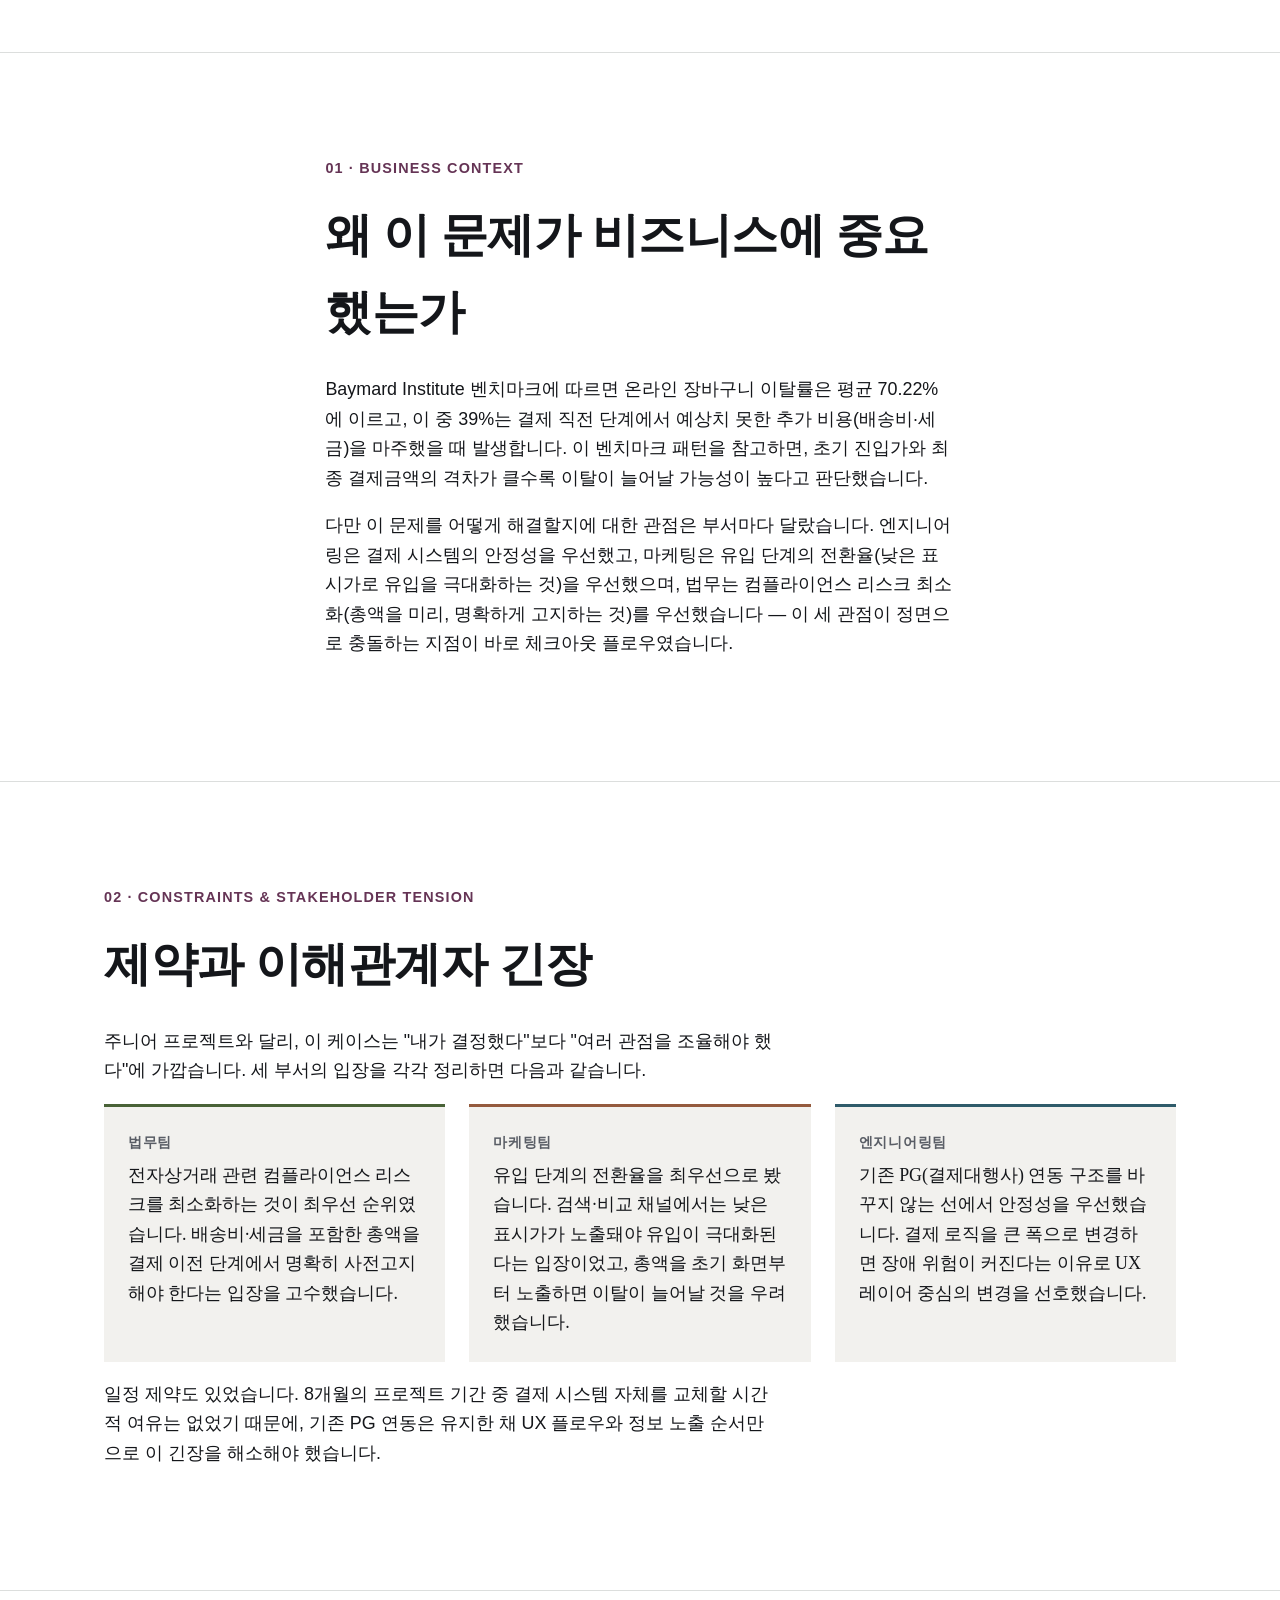
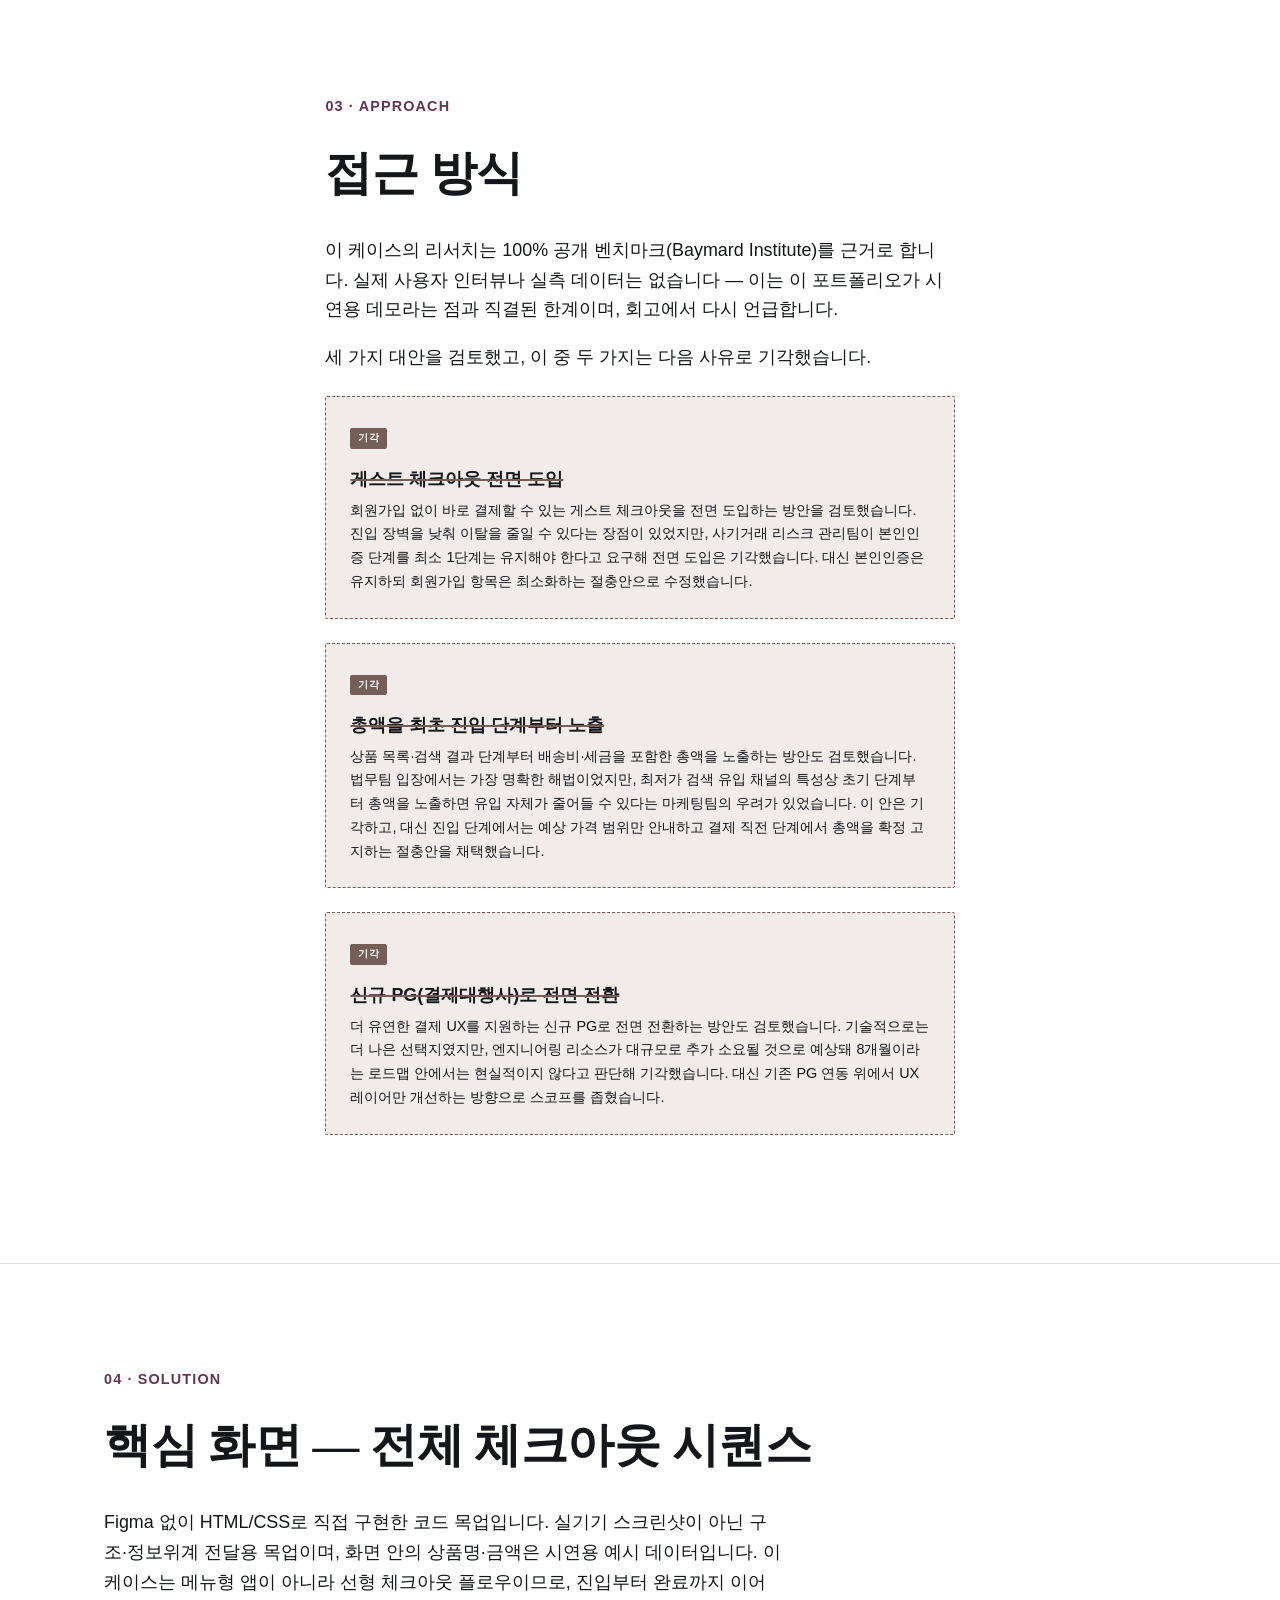
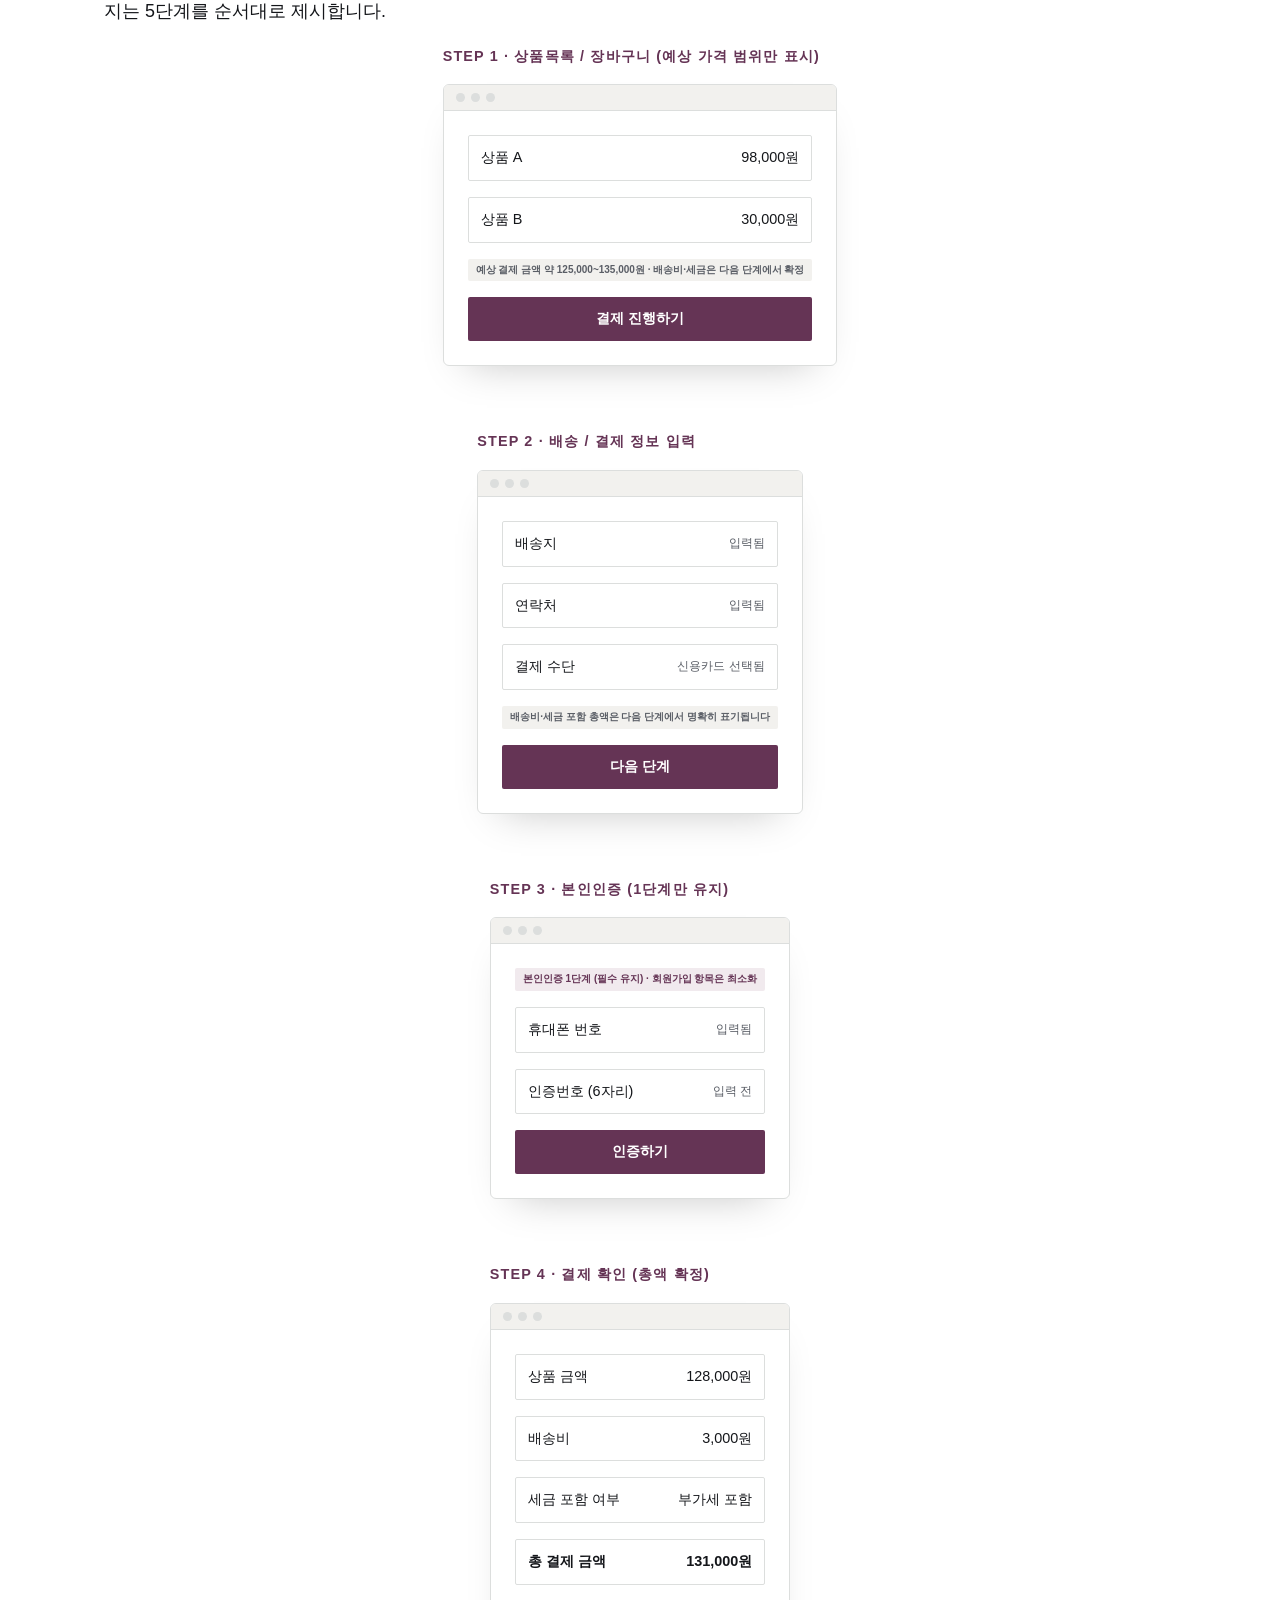
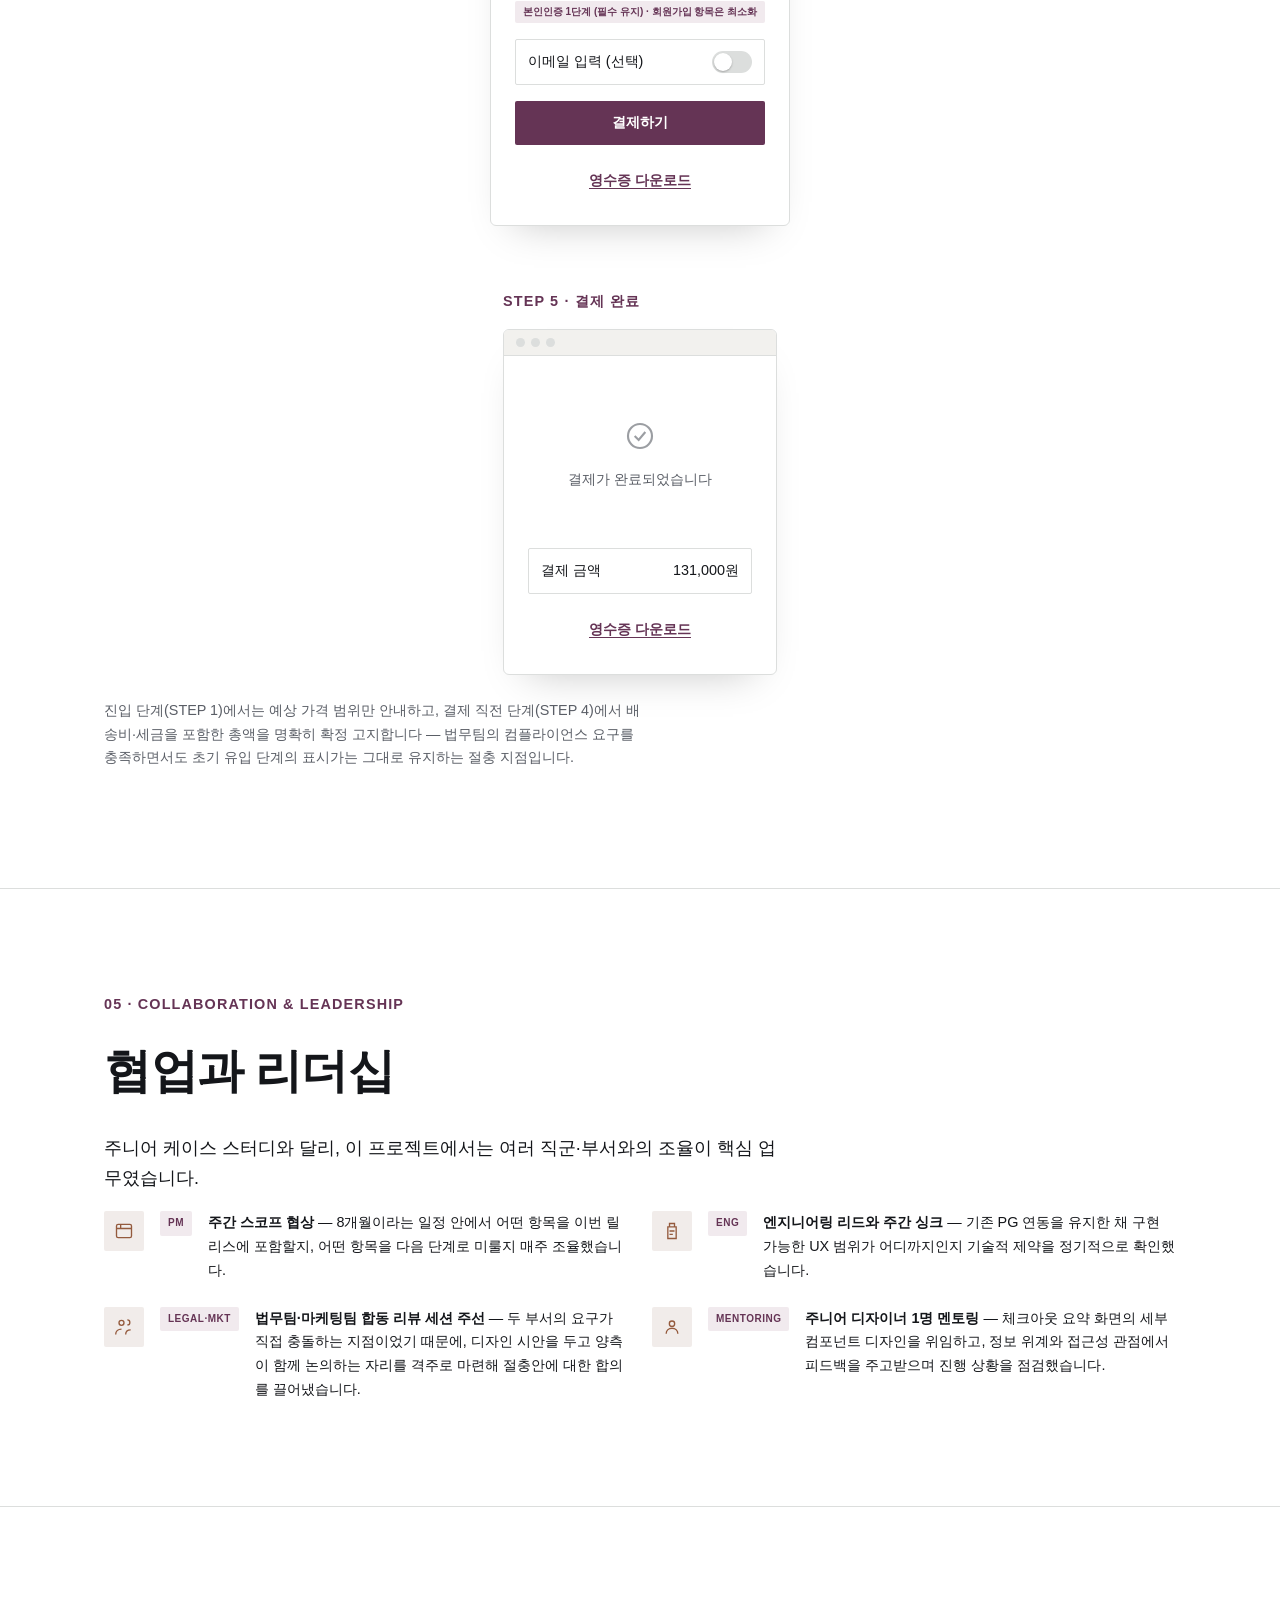
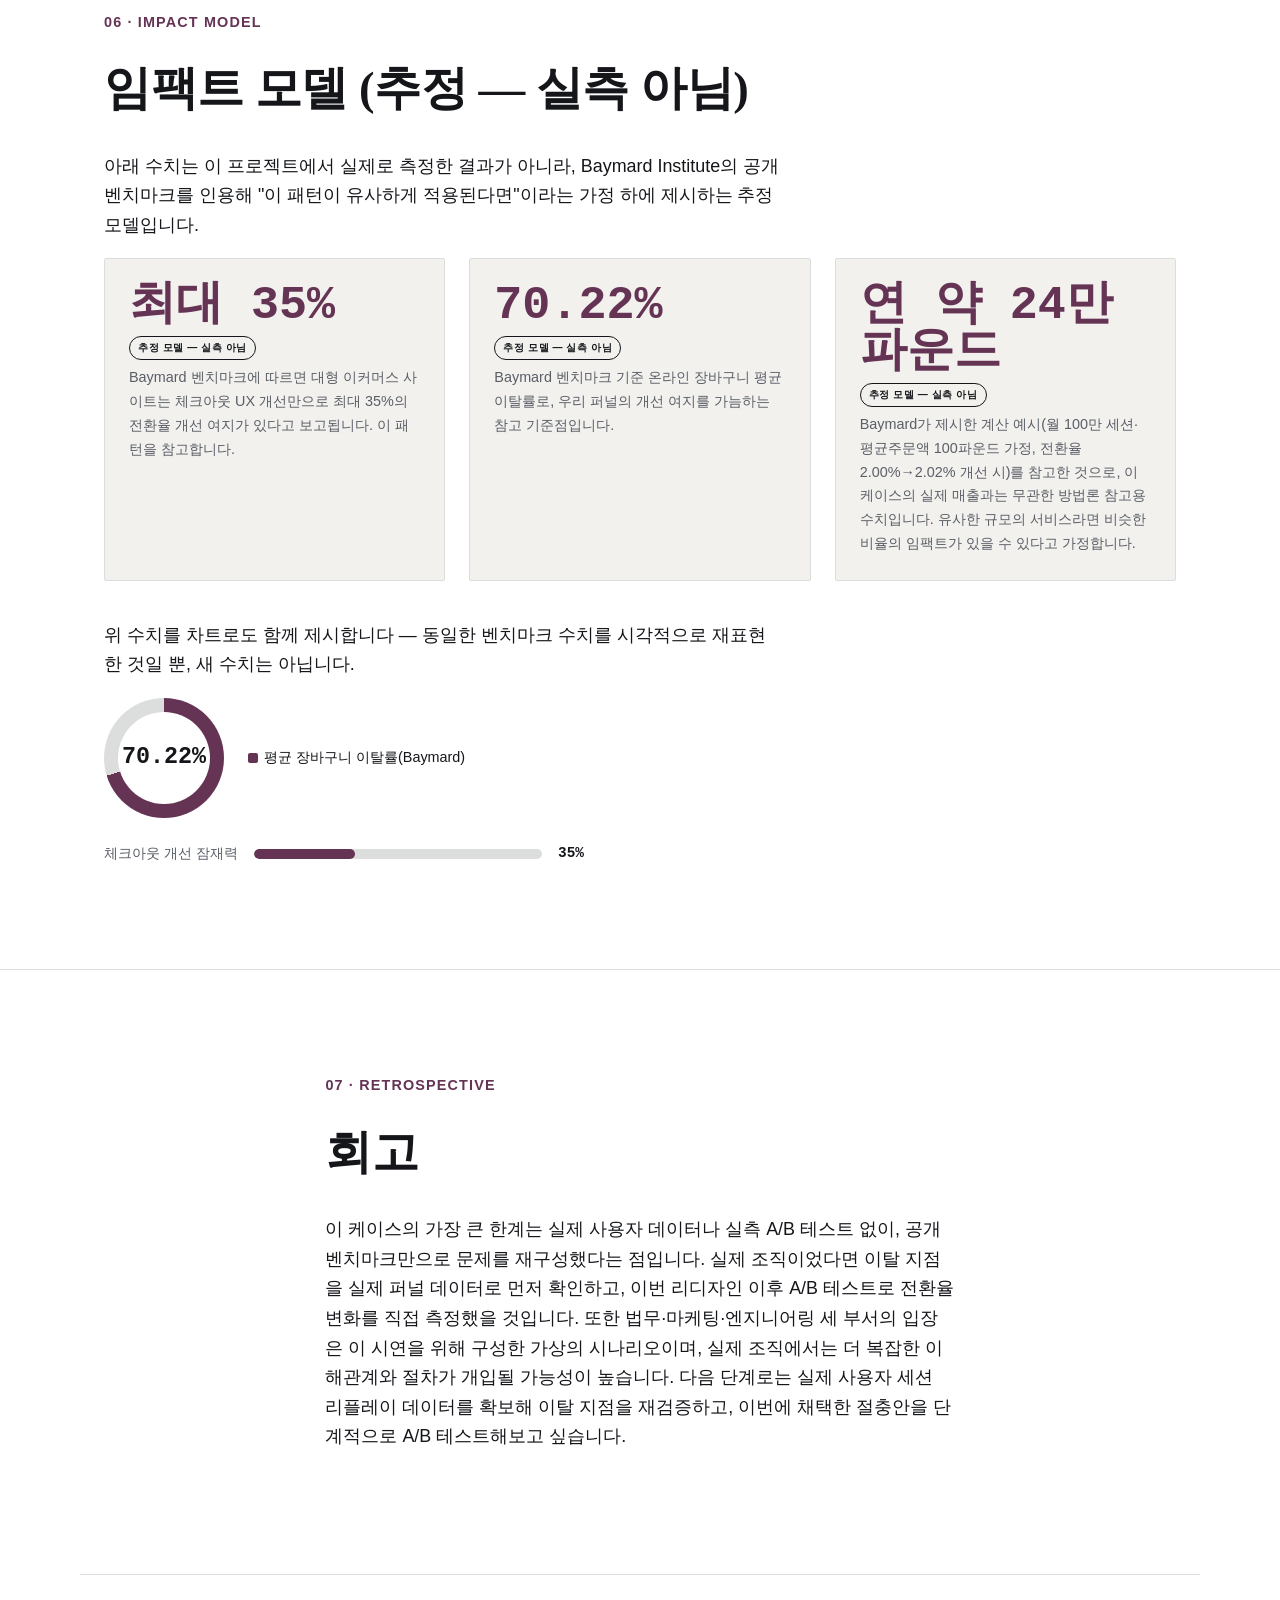
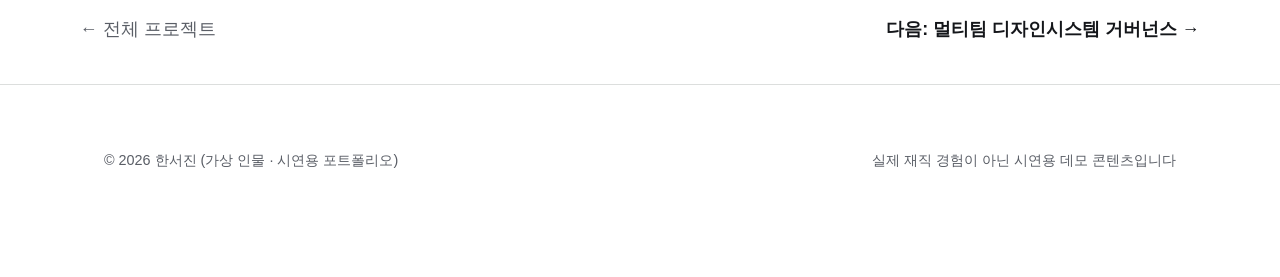
<file: case-payment-funnel.html>
<!DOCTYPE html>
<html lang="ko">
<head>
<meta charset="UTF-8">
<meta name="viewport" content="width=device-width, initial-scale=1.0">
<title>결제 퍼널 재설계 — 시연용 포트폴리오 | 한서진</title>
<meta name="description" content="시니어 프로덕트 디자이너 포트폴리오 데모: 핀테크 스타트업 결제 퍼널 재설계 케이스 스터디 (가상 인물, 시연용 콘텐츠)">
<meta property="og:type" content="article">
<meta property="og:title" content="결제 퍼널 재설계 — 시연용 포트폴리오 | 한서진">
<meta property="og:description" content="시니어 프로덕트 디자이너 포트폴리오 데모: 핀테크 스타트업 결제 퍼널 재설계 케이스 스터디 (가상 인물, 시연용 콘텐츠)">
<!-- 임시 배포 링크(GitHub Pages) — 정식 도메인 확정 시 이 줄의 content 값만 교체 -->
<meta property="og:url" content="https://mosesrodchoi-stack.github.io/hanseojin-senior-portfolio/case-payment-funnel.html">
<!-- 임시 배포 링크(GitHub Pages) — 정식 도메인 확정 시 이 줄의 href 값만 교체 -->
<link rel="canonical" href="https://mosesrodchoi-stack.github.io/hanseojin-senior-portfolio/case-payment-funnel.html">
<link rel="icon" href="assets/favicon.svg" type="image/svg+xml">
<link rel="stylesheet" href="assets/style.css">
</head>
<body>

<a class="skip-link" href="#main">본문으로 바로가기</a>

<nav class="nav">
  <div class="container">
    <a class="nav-logo" href="index.html">한서진 · Portfolio</a>
    <ul class="nav-links">
      <li><a href="index.html#projects">프로젝트</a></li>
      <li><a href="index.html#about">소개</a></li>
      <li><a href="index.html#contact">연락처</a></li>
    </ul>
  </div>
</nav>

<header class="case-hero">
  <div class="container">
    <div class="hero-eyebrow">CASE STUDY 01 · 핀테크 · 결제/온보딩</div>
    <h1>결제 퍼널 재설계</h1>
    <p class="lede">공개 벤치마크로 이탈 지점을 재구성하고, 법무·마케팅의 상충하는 요구를 조율한 체크아웃 리디자인</p>

    <dl class="case-meta-grid">
      <div><dt>역할</dt><dd>리드 프로덕트 디자이너</dd></div>
      <div><dt>기간</dt><dd>가상 시나리오 · 약 8개월</dd></div>
      <div><dt>팀 구성</dt><dd>PM 1, 엔지니어 4, 데이터 애널리스트 1과 협업 (가상)</dd></div>
      <div><dt>도구</dt><dd>Figma, HTML/CSS 목업</dd></div>
    </dl>

    <div class="disclosure">
      <strong>정직 고지.</strong> 이 케이스 스터디는 가상 인물 한서진의 시연용 포트폴리오
      콘텐츠입니다. "시리즈B 핀테크 스타트업"은 실존 기업이 아니며, 실제 재직 경험이
      아닙니다. 제시된 비즈니스 임팩트 수치는 실측 결과가 아니라 Baymard Institute의
      공개 벤치마크를 인용한 추정 모델입니다.
    </div>
  </div>
</header>

<main id="main">

<section>
  <div class="container prose">
    <div class="exec-summary">
      <span class="eyebrow">EXECUTIVE SUMMARY</span>
      <p>
        체크아웃 이탈은 업계 전반에서 반복적으로 보고되는 문제입니다 — Baymard Institute
        벤치마크에 따르면 온라인 장바구니의 평균 이탈률은 70.22%에 달하고, 이 중 가장 큰
        이탈 사유는 예상치 못한 추가 비용(배송비·세금 등)으로, 전체 이탈의 39%를 차지하는
        것으로 나타납니다. 시리즈B 핀테크 스타트업의 결제 퍼널을 맡으며 이 벤치마크 패턴이
        유사하게 적용될 가능성이 높다고 보고, 법무팀의 총액 사전고지 요구와 마케팅팀의 낮은
        표시가 노출 요구가 충돌하는 지점을 조율하며 체크아웃 플로우를 재설계했습니다. Baymard가
        제시한 계산 방식을 참고해 유사 규모를 가정하면, 체크아웃 UX 개선은 대형 이커머스 사이트
        기준 최대 35%의 전환율 개선 여지가 있는 것으로 보고되며, 이 패턴이 적용된다고 가정할 때
        이번 개선은 상당한 매출 임팩트로 이어질 수 있는 규모로 추정됩니다
        (<span class="estimate-label">추정 모델 — 실측 아님</span>).
      </p>
    </div>
  </div>
</section>

<section>
  <div class="container prose">
    <div class="section-label">01 · BUSINESS CONTEXT</div>
    <h2>왜 이 문제가 비즈니스에 중요했는가</h2>
    <p>
      Baymard Institute 벤치마크에 따르면 온라인 장바구니 이탈률은 평균 70.22%에 이르고,
      이 중 39%는 결제 직전 단계에서 예상치 못한 추가 비용(배송비·세금)을 마주했을 때
      발생합니다. 이 벤치마크 패턴을 참고하면, 초기 진입가와 최종 결제금액의 격차가 클수록
      이탈이 늘어날 가능성이 높다고 판단했습니다.
    </p>
    <p>
      다만 이 문제를 어떻게 해결할지에 대한 관점은 부서마다 달랐습니다. 엔지니어링은 결제
      시스템의 안정성을 우선했고, 마케팅은 유입 단계의 전환율(낮은 표시가로 유입을 극대화하는
      것)을 우선했으며, 법무는 컴플라이언스 리스크 최소화(총액을 미리, 명확하게 고지하는 것)를
      우선했습니다 — 이 세 관점이 정면으로 충돌하는 지점이 바로 체크아웃 플로우였습니다.
    </p>
  </div>
</section>

<section>
  <div class="container">
    <div class="section-label">02 · CONSTRAINTS &amp; STAKEHOLDER TENSION</div>
    <h2>제약과 이해관계자 긴장</h2>
    <p class="prose">
      주니어 프로젝트와 달리, 이 케이스는 "내가 결정했다"보다 "여러 관점을 조율해야 했다"에
      가깝습니다. 세 부서의 입장을 각각 정리하면 다음과 같습니다.
    </p>
    <div class="tension-grid">
      <div class="stance-card stance-card--c">
        <span class="role">법무팀</span>
        <p class="priority">전자상거래 관련 컴플라이언스 리스크를 최소화하는 것이 최우선 순위였습니다. 배송비·세금을
          포함한 총액을 결제 이전 단계에서 명확히 사전고지해야 한다는 입장을 고수했습니다.</p>
      </div>
      <div class="stance-card stance-card--a">
        <span class="role">마케팅팀</span>
        <p class="priority">유입 단계의 전환율을 최우선으로 봤습니다. 검색·비교 채널에서는 낮은 표시가가 노출돼야
          유입이 극대화된다는 입장이었고, 총액을 초기 화면부터 노출하면 이탈이 늘어날 것을
          우려했습니다.</p>
      </div>
      <div class="stance-card stance-card--b">
        <span class="role">엔지니어링팀</span>
        <p class="priority">기존 PG(결제대행사) 연동 구조를 바꾸지 않는 선에서 안정성을 우선했습니다. 결제 로직을
          큰 폭으로 변경하면 장애 위험이 커진다는 이유로 UX 레이어 중심의 변경을 선호했습니다.</p>
      </div>
    </div>
    <p class="prose">
      일정 제약도 있었습니다. 8개월의 프로젝트 기간 중 결제 시스템 자체를 교체할 시간적 여유는
      없었기 때문에, 기존 PG 연동은 유지한 채 UX 플로우와 정보 노출 순서만으로 이 긴장을
      해소해야 했습니다.
    </p>
  </div>
</section>

<section>
  <div class="container prose">
    <div class="section-label">03 · APPROACH</div>
    <h2>접근 방식</h2>
    <p>
      이 케이스의 리서치는 100% 공개 벤치마크(Baymard Institute)를 근거로 합니다. 실제
      사용자 인터뷰나 실측 데이터는 없습니다 — 이는 이 포트폴리오가 시연용 데모라는 점과
      직결된 한계이며, 회고에서 다시 언급합니다.
    </p>
    <p>세 가지 대안을 검토했고, 이 중 두 가지는 다음 사유로 기각했습니다.</p>

    <div class="rejected-alt">
      <span class="tag">기각</span>
      <p class="alt-name">게스트 체크아웃 전면 도입</p>
      <p class="reason">
        회원가입 없이 바로 결제할 수 있는 게스트 체크아웃을 전면 도입하는 방안을 검토했습니다.
        진입 장벽을 낮춰 이탈을 줄일 수 있다는 장점이 있었지만, 사기거래 리스크 관리팀이 본인인증
        단계를 최소 1단계는 유지해야 한다고 요구해 전면 도입은 기각했습니다. 대신 본인인증은
        유지하되 회원가입 항목은 최소화하는 절충안으로 수정했습니다.
      </p>
    </div>
    <div class="rejected-alt">
      <span class="tag">기각</span>
      <p class="alt-name">총액을 최초 진입 단계부터 노출</p>
      <p class="reason">
        상품 목록·검색 결과 단계부터 배송비·세금을 포함한 총액을 노출하는 방안도 검토했습니다.
        법무팀 입장에서는 가장 명확한 해법이었지만, 최저가 검색 유입 채널의 특성상 초기 단계부터
        총액을 노출하면 유입 자체가 줄어들 수 있다는 마케팅팀의 우려가 있었습니다. 이 안은
        기각하고, 대신 진입 단계에서는 예상 가격 범위만 안내하고 결제 직전 단계에서 총액을
        확정 고지하는 절충안을 채택했습니다.
      </p>
    </div>
    <div class="rejected-alt">
      <span class="tag">기각</span>
      <p class="alt-name">신규 PG(결제대행사)로 전면 전환</p>
      <p class="reason">
        더 유연한 결제 UX를 지원하는 신규 PG로 전면 전환하는 방안도 검토했습니다. 기술적으로는
        더 나은 선택지였지만, 엔지니어링 리소스가 대규모로 추가 소요될 것으로 예상돼 8개월이라는
        로드맵 안에서는 현실적이지 않다고 판단해 기각했습니다. 대신 기존 PG 연동 위에서 UX
        레이어만 개선하는 방향으로 스코프를 좁혔습니다.
      </p>
    </div>
  </div>
</section>

<section>
  <div class="container">
    <div class="section-label">04 · SOLUTION</div>
    <h2>핵심 화면 — 전체 체크아웃 시퀀스</h2>
    <p class="prose">Figma 없이 HTML/CSS로 직접 구현한 코드 목업입니다. 실기기 스크린샷이 아닌
      구조·정보위계 전달용 목업이며, 화면 안의 상품명·금액은 시연용 예시 데이터입니다. 이 케이스는
      메뉴형 앱이 아니라 선형 체크아웃 플로우이므로, 진입부터 완료까지 이어지는 5단계를 순서대로
      제시합니다.</p>

    <div class="mockup-row" style="flex-direction: column; align-items: center; gap: var(--space-5);">

      <div>
        <div class="section-label">STEP 1 · 상품목록 / 장바구니 (예상 가격 범위만 표시)</div>
        <div class="browser-frame">
          <div class="browser-bar" aria-hidden="true"><span class="dot"></span><span class="dot"></span><span class="dot"></span></div>
          <div class="screen">
            <div class="mock-list-item"><span>상품 A</span><span>98,000원</span></div>
            <div class="mock-list-item"><span>상품 B</span><span>30,000원</span></div>
            <span class="mock-badge muted">예상 결제 금액 약 125,000~135,000원 · 배송비·세금은 다음 단계에서 확정</span>
            <div class="mock-btn-primary">결제 진행하기</div>
          </div>
        </div>
      </div>

      <div>
        <div class="section-label">STEP 2 · 배송 / 결제 정보 입력</div>
        <div class="browser-frame">
          <div class="browser-bar" aria-hidden="true"><span class="dot"></span><span class="dot"></span><span class="dot"></span></div>
          <div class="screen">
            <div class="mock-list-item"><span>배송지</span><span style="font-size:12px; color:var(--color-text-muted);">입력됨</span></div>
            <div class="mock-list-item"><span>연락처</span><span style="font-size:12px; color:var(--color-text-muted);">입력됨</span></div>
            <div class="mock-list-item"><span>결제 수단</span><span style="font-size:12px; color:var(--color-text-muted);">신용카드 선택됨</span></div>
            <span class="mock-badge muted">배송비·세금 포함 총액은 다음 단계에서 명확히 표기됩니다</span>
            <div class="mock-btn-primary">다음 단계</div>
          </div>
        </div>
      </div>

      <div>
        <div class="section-label">STEP 3 · 본인인증 (1단계만 유지)</div>
        <div class="browser-frame">
          <div class="browser-bar" aria-hidden="true"><span class="dot"></span><span class="dot"></span><span class="dot"></span></div>
          <div class="screen">
            <span class="mock-badge">본인인증 1단계 (필수 유지) · 회원가입 항목은 최소화</span>
            <div class="mock-list-item"><span>휴대폰 번호</span><span style="font-size:12px; color:var(--color-text-muted);">입력됨</span></div>
            <div class="mock-list-item"><span>인증번호 (6자리)</span><span style="font-size:12px; color:var(--color-text-muted);">입력 전</span></div>
            <div class="mock-btn-primary">인증하기</div>
          </div>
        </div>
      </div>

      <div>
        <div class="section-label">STEP 4 · 결제 확인 (총액 확정)</div>
        <div class="browser-frame">
          <div class="browser-bar" aria-hidden="true"><span class="dot"></span><span class="dot"></span><span class="dot"></span></div>
          <div class="screen">
            <div class="mock-list-item"><span>상품 금액</span><span>128,000원</span></div>
            <div class="mock-list-item"><span>배송비</span><span>3,000원</span></div>
            <div class="mock-list-item"><span>세금 포함 여부</span><span>부가세 포함</span></div>
            <div class="mock-list-item"><span><strong>총 결제 금액</strong></span><span><strong>131,000원</strong></span></div>
            <span class="mock-badge">본인인증 1단계 (필수 유지) · 회원가입 항목은 최소화</span>
            <div class="mock-list-item"><span>이메일 입력 (선택)</span><span class="mock-toggle"><span class="knob"></span></span></div>
            <div class="mock-btn-primary">결제하기</div>
            <div class="mock-btn-tertiary">영수증 다운로드</div>
          </div>
        </div>
      </div>

      <div>
        <div class="section-label">STEP 5 · 결제 완료</div>
        <div class="browser-frame">
          <div class="browser-bar" aria-hidden="true"><span class="dot"></span><span class="dot"></span><span class="dot"></span></div>
          <div class="screen">
            <div class="mock-empty-state">
              <svg aria-hidden="true" viewBox="0 0 24 24" fill="none" stroke="currentColor" stroke-width="1.6"><circle cx="12" cy="12" r="9"/><path d="M8 12l3 3 5-6"/></svg>
              <p>결제가 완료되었습니다</p>
            </div>
            <div class="mock-list-item"><span>결제 금액</span><span>131,000원</span></div>
            <div class="mock-btn-tertiary">영수증 다운로드</div>
          </div>
        </div>
      </div>

    </div>

    <p class="prose" style="margin-top: var(--space-3); color:var(--color-text-muted); font-size: var(--step--1);">
      진입 단계(STEP 1)에서는 예상 가격 범위만 안내하고, 결제 직전 단계(STEP 4)에서 배송비·세금을
      포함한 총액을 명확히 확정 고지합니다 — 법무팀의 컴플라이언스 요구를 충족하면서도
      초기 유입 단계의 표시가는 그대로 유지하는 절충 지점입니다.
    </p>
  </div>
</section>

<section>
  <div class="container">
    <div class="section-label">05 · COLLABORATION &amp; LEADERSHIP</div>
    <h2>협업과 리더십</h2>
    <p class="prose">
      주니어 케이스 스터디와 달리, 이 프로젝트에서는 여러 직군·부서와의 조율이 핵심 업무였습니다.
    </p>
    <div class="collab-grid">
      <div class="collab-item">
        <span class="icon-badge icon-badge--funnel icon-badge--square">
          <svg aria-hidden="true" viewBox="0 0 24 24" fill="none" stroke="currentColor" stroke-width="1.6"><rect x="3" y="4" width="18" height="16" rx="2"/><path d="M3 9h18M8 4v5"/></svg>
        </span>
        <span class="role-badge">PM</span>
        <p><strong>주간 스코프 협상</strong> — 8개월이라는 일정 안에서 어떤 항목을 이번
          릴리스에 포함할지, 어떤 항목을 다음 단계로 미룰지 매주 조율했습니다.</p>
      </div>
      <div class="collab-item">
        <span class="icon-badge icon-badge--funnel icon-badge--square">
          <svg aria-hidden="true" viewBox="0 0 24 24" fill="none" stroke="currentColor" stroke-width="1.6"><path d="M9 3h6v4H9zM7 7h10v14H7z"/><path d="M9 12h6M9 16h4"/></svg>
        </span>
        <span class="role-badge">ENG</span>
        <p><strong>엔지니어링 리드와 주간 싱크</strong> — 기존 PG 연동을 유지한 채 구현 가능한
          UX 범위가 어디까지인지 기술적 제약을 정기적으로 확인했습니다.</p>
      </div>
      <div class="collab-item">
        <span class="icon-badge icon-badge--funnel icon-badge--square">
          <svg aria-hidden="true" viewBox="0 0 24 24" fill="none" stroke="currentColor" stroke-width="1.6"><circle cx="9" cy="7" r="3"/><path d="M2 21c0-3.9 3.1-6.5 7-6.5"/><path d="M16 3.5a3 3 0 1 1 0 6"/><path d="M14 21c0-3 2-5.5 6-5.5"/></svg>
        </span>
        <span class="role-badge">LEGAL·MKT</span>
        <p><strong>법무팀·마케팅팀 합동 리뷰 세션 주선</strong> — 두 부서의 요구가 직접 충돌하는
          지점이었기 때문에, 디자인 시안을 두고 양측이 함께 논의하는 자리를 격주로 마련해 절충안에
          대한 합의를 끌어냈습니다.</p>
      </div>
      <div class="collab-item">
        <span class="icon-badge icon-badge--funnel icon-badge--square">
          <svg aria-hidden="true" viewBox="0 0 24 24" fill="none" stroke="currentColor" stroke-width="1.6"><circle cx="12" cy="8" r="3.2"/><path d="M5 20c0-3.9 3.1-6.5 7-6.5s7 2.6 7 6.5"/></svg>
        </span>
        <span class="role-badge">MENTORING</span>
        <p><strong>주니어 디자이너 1명 멘토링</strong> — 체크아웃 요약 화면의 세부 컴포넌트
          디자인을 위임하고, 정보 위계와 접근성 관점에서 피드백을 주고받으며 진행 상황을
          점검했습니다.</p>
      </div>
    </div>
  </div>
</section>

<section>
  <div class="container">
    <div class="section-label">06 · IMPACT MODEL</div>
    <h2>임팩트 모델 (추정 — 실측 아님)</h2>
    <p class="prose">
      아래 수치는 이 프로젝트에서 실제로 측정한 결과가 아니라, Baymard Institute의 공개
      벤치마크를 인용해 "이 패턴이 유사하게 적용된다면"이라는 가정 하에 제시하는 추정
      모델입니다.
    </p>
    <div class="impact-grid">
      <div class="impact-model">
        <span class="figure-num">최대 35%</span>
        <span class="estimate-label">추정 모델 — 실측 아님</span>
        <p class="basis">Baymard 벤치마크에 따르면 대형 이커머스 사이트는 체크아웃 UX 개선만으로
          최대 35%의 전환율 개선 여지가 있다고 보고됩니다. 이 패턴을 참고합니다.</p>
      </div>
      <div class="impact-model">
        <span class="figure-num">70.22%</span>
        <span class="estimate-label">추정 모델 — 실측 아님</span>
        <p class="basis">Baymard 벤치마크 기준 온라인 장바구니 평균 이탈률로, 우리 퍼널의 개선
          여지를 가늠하는 참고 기준점입니다.</p>
      </div>
      <div class="impact-model">
        <span class="figure-num">연 약 24만 파운드</span>
        <span class="estimate-label">추정 모델 — 실측 아님</span>
        <p class="basis">Baymard가 제시한 계산 예시(월 100만 세션·평균주문액 100파운드 가정,
          전환율 2.00%→2.02% 개선 시)를 참고한 것으로, 이 케이스의 실제 매출과는 무관한 방법론
          참고용 수치입니다. 유사한 규모의 서비스라면 비슷한 비율의 임팩트가 있을 수 있다고
          가정합니다.</p>
      </div>
    </div>

    <p class="prose" style="margin-top: var(--space-4);">위 수치를 차트로도 함께 제시합니다 — 동일한 벤치마크 수치를
      시각적으로 재표현한 것일 뿐, 새 수치는 아닙니다.</p>
    <div class="chart-donut">
      <div class="ring" style="--chart-value: 70.22"><span class="pct">70.22%</span></div>
      <ul class="legend"><li class="legend-item"><span class="legend-swatch"></span>평균 장바구니 이탈률(Baymard)</li></ul>
    </div>
    <div class="chart-bar-group" style="margin-top: var(--space-3); max-width: 480px;">
      <div class="chart-bar">
        <span class="label">체크아웃 개선 잠재력</span>
        <span class="track"><span class="fill" style="--chart-value: 35%"></span></span>
        <span class="value">35%</span>
      </div>
    </div>
  </div>
</section>

<section>
  <div class="container prose">
    <div class="section-label">07 · RETROSPECTIVE</div>
    <h2>회고</h2>
    <p>
      이 케이스의 가장 큰 한계는 실제 사용자 데이터나 실측 A/B 테스트 없이, 공개 벤치마크만으로
      문제를 재구성했다는 점입니다. 실제 조직이었다면 이탈 지점을 실제 퍼널 데이터로 먼저
      확인하고, 이번 리디자인 이후 A/B 테스트로 전환율 변화를 직접 측정했을 것입니다. 또한
      법무·마케팅·엔지니어링 세 부서의 입장은 이 시연을 위해 구성한 가상의 시나리오이며,
      실제 조직에서는 더 복잡한 이해관계와 절차가 개입될 가능성이 높습니다. 다음 단계로는
      실제 사용자 세션 리플레이 데이터를 확보해 이탈 지점을 재검증하고, 이번에 채택한 절충안을
      단계적으로 A/B 테스트해보고 싶습니다.
    </p>
  </div>
</section>

<div class="container case-nav">
  <a class="back" href="index.html">← 전체 프로젝트</a>
  <a href="case-design-system.html">다음: 멀티팀 디자인시스템 거버넌스 →</a>
</div>
</main>

<footer>
  <div class="container">
    <span>© 2026 한서진 (가상 인물 · 시연용 포트폴리오)</span>
    <span>실제 재직 경험이 아닌 시연용 데모 콘텐츠입니다</span>
  </div>
</footer>

</body>
</html>
</file>
<file: assets/style.css>
/* =========================================================
   시니어 포트폴리오 "한서진" — 공통 디자인 시스템 (신규, 2026-07-18)
   정민아 프로젝트(한국_취업용/assets/style.css)와는 완전히 별개 파일이며
   비주얼 아이덴티티도 의도적으로 다르게 설계했다:
     - 정민아: 따뜻한 개인 프로젝트 톤, 세리프 없음(Pretendard 단일), 채도 높은 그린 액센트, 둥근 라운드(6px)
     - 한서진: 에디토리얼+데이터비주얼라이제이션 친화적인 절제된 뉴트럴 톤,
       세리프 헤드라인/산세리프 본문 페어링, 채도 상한을 낮춘(최대 0.42, 정민아 최대 0.72 대비)
       무채색에 가까운 팔레트, 각진 코너(2px)로 "시니어/비즈니스" 신뢰감을 표현.
   대비 기준은 동일: 라이트/다크 각각 WCAG AA(4.5:1) 이상 실측(실측값은 각 토큰 옆 주석 참고).

   ★9섹션 컴포넌트 매핑(CONTENT_BRIEF.md 구조 그대로, worker-2 케이스 스터디 2건 작성 시 참고):
     1.헤더 → .case-hero + .case-meta-grid
     2.Executive Summary → .exec-summary
     3.비즈니스 컨텍스트 → .prose (일반 서술, 신규 컴포넌트 불필요)
     4.제약과 이해관계자 긴장 → .tension-grid + .stance-card(--a/--b/--c)
     5.접근 방식 → .prose(리서치 서술) + .rejected-alt(기각한 대안, 최소 2건)
     6.솔루션 → 코드 목업 프리미티브(.browser-frame/.phone-frame/.mock-*, 파일 하단)
     7.협업·리더십 → .collab-grid + .collab-item
     8.임팩트 모델(추정) → .impact-model + .estimate-label
     9.회고 → .prose

   ★.impact-model 사용 시 필수(정민아 프로젝트 qual-label 컨벤션의 확장 — CSS ::before로
   라벨을 자동 생성하지 않는다. 반드시 .estimate-label 안에 "추정 모델 — 실측 아님" 등
   리터럴 텍스트를 HTML에 직접 써넣을 것. .estimate-label은 진하게 테두리 친 알약형
   칩으로 렌더링되므로, 텍스트를 비워두면 숫자 옆에 빈 테두리만 떠서 시각적으로 어색해
   보이도록 의도적으로 설계했다 — 텍스트 누락을 시각적으로 감지 가능하게 하는 안전장치).

   2026-07 라운드8 추가 (UI키트 이식, 정민아 프로젝트에서 검증된 패턴 재사용):
   .icon-badge·순수 CSS/SVG 차트 2종(.chart-donut/.chart-bar)·목업 프리미티브 4종을
   추가한다. ★.insight-convergence는 이식하지 않음 — 이 프로젝트는 이미
   .tension-grid+.stance-card(이해관계자 긴장)·.rejected-alt(기각한 대안)·
   .impact-model(추정치)로 같은 역할을 하는 컴포넌트를 보유하고 있어 기능이
   중복되기 때문(기능 중복 컴포넌트 추가 금지 — 단순성 우선).

   ── .icon-badge (아이콘 뱃지, 정민아 동일구조·이 프로젝트 토큰만 사용) ──
   변형: 기본(--color-accent) / --funnel(--color-case-funnel, Case1 결제퍼널용) /
         --design-system(--color-case-design-system, Case2 디자인시스템용) / --square(모디파이어)
   예시:
     <span class="icon-badge icon-badge--funnel">
       <svg aria-hidden="true" viewBox="0 0 24 24" fill="none" stroke="currentColor">...</svg>
     </span>
   ★장식용 아이콘은 내부 <svg>에 aria-hidden="true" 필수.

   ── .chart-donut / .chart-bar (근거기반 차트, 순수 CSS/SVG — 이미지 없음) ──
   ★★★안전장치(estimate-label과 동일 철학): --chart-value 미지정 시 도넛은
   0%(완전히 빈 링), 막대는 0폭(완전히 빈 트랙)으로 렌더링되어 시각적으로
   "미완성" 상태가 되도록 설계했다.
   ★단위 차이 주의(정민아 프로젝트와 동일 컨벤션): 도넛의 --chart-value는
   단위 없는 정수(예: 70 → conic-gradient calc(70*1%)=70%), 막대의
   --chart-value는 퍼센트 문자열(예: 70% → width:70%) — 서로 다른 단위이니
   혼동 금지.
   ★이 프로젝트는 SOURCES.md에 실제 검증된 수치(Baymard 70.22%/39%/35%,
   IBM Carbon 6.2%→44.8%)가 있으므로 worker-2가 이 수치를 이 차트로
   시각화할 수 있다 — 단, CSS는 --chart-value(시각)와 .pct/.value 안의
   리터럴 텍스트(실제 숫자)가 일치하는지 자동 검증할 수 없다. 반드시 같은
   값으로 채우고, 숫자의 출처는 SOURCES.md를 그대로 인용할 것(새 수치
   임의생성 금지 — CONTENT_BRIEF.md 절대준수사항).
   도넛 예시:
     <div class="chart-donut">
       <div class="ring" style="--chart-value: 70"><span class="pct">70.22%</span></div>
       <ul class="legend"><li class="legend-item"><span class="legend-swatch"></span>평균 장바구니 이탈률(Baymard)</li></ul>
     </div>
   막대 예시:
     <div class="chart-bar-group">
       <div class="chart-bar">
         <span class="label">이탈 사유 1위</span>
         <span class="track"><span class="fill" style="--chart-value: 39%"></span></span>
         <span class="value">39%</span>
       </div>
     </div>

   ── 신규 목업 프리미티브 4종(정민아 동일구조) ──
   .mock-toggle(토글, .is-on으로 켜짐) / .mock-chip(제거가능 칩, .remove는 정적
   목업이라 별도 접근성 라벨 불필요 — 실제 동작하는 버튼 아님) /
   .mock-empty-state(아이콘+안내문구, svg는 aria-hidden 필수) / .mock-btn-tertiary(텍스트 버튼).
   ★모든 mock-* 프리미티브는 정적 화면 목업(스크린샷 대역)이다. ★★정정(정민아
   프로젝트 라운드7 검증 중 발견 — 이 문서에도 동일하게 적용): ".browser-frame/
   .phone-frame에 aria-hidden을 붙이는 기존 컨벤션"은 존재하지 않는다. 실제
   패턴은 ①SOLUTION 섹션처럼 그 mock-*가 주 정보 콘텐츠(토글 라벨·수치 등
   실제로 읽어야 할 텍스트)인 경우 aria-hidden 금지 ②index.html 히어로처럼
   다른 곳에 이미 전체 노출된 내용을 순수 장식/미리보기로 재사용하는 경우에만
   그 바깥 래퍼(.hero-visual 등, .browser-frame/.phone-frame 자체가 아님)에
   aria-hidden="true"를 적용한다.
   ========================================================= */

:root {
  /* Color — 절제된 쿨 뉴트럴(정민아의 따뜻한 크림톤과 구분) */
  --color-bg: #ffffff;
  --color-bg-subtle: #f2f1ee;
  --color-text: #14161a;
  --color-text-muted: #5a5e66;
  --color-border: #dcdedd;

  /* 메인 액센트 — 잉크 플럼(무게감 있는 시니어 톤) */
  --color-accent: #653455;        /* vs 배경 9.65:1 (AA 4.5:1 이상, 실측) */
  --color-accent-soft: #f1eaee;

  /* Case 액센트 2세트 — Case1(결제 퍼널)=클레이, Case2(디자인시스템 거버넌스)=슬레이트 */
  --color-case-funnel: #945a3d;          /* vs 배경 5.54:1 (실측) */
  --color-case-funnel-soft: #f1ecea;
  --color-case-design-system: #2f5b6a;   /* vs 배경 7.43:1 (실측) */
  --color-case-design-system-soft: #eaeff1;

  /* 기각한 대안 전용(의도적 저채도 — case-funnel의 클레이와 혼동되지 않도록 채도를 낮춰
     "탈락/보류"의 무채색 인상을 줌) */
  --color-rejected: #755e57;             /* vs 배경 6.01:1 (실측) */
  --color-rejected-soft: #f1ebea;

  /* 이해관계자 긴장(3자 구도)용 3번째 색 — 세이지(중립/신중함 인상, 예: 법무·리스크 관점) */
  --color-stance-sage: #496237;          /* vs 배경 6.81:1 (실측) */
  --color-stance-sage-soft: #edf1ea;

  /* Typography — 세리프 헤드라인 + 산세리프 본문 페어링(에디토리얼 신호), 모노는 데이터/숫자용 */
  --font-display: "Noto Serif KR", Georgia, "Times New Roman", serif;
  --font-body: "Pretendard", "Noto Sans KR", -apple-system, BlinkMacSystemFont, sans-serif;
  --font-mono: "SF Mono", ui-monospace, "Menlo", monospace;

  /* Scale — clamp() 모듈러 스케일(정민아와 같은 산식 재사용, 값은 신규 산정) */
  --step--1: clamp(0.83rem, 0.8rem + 0.15vw, 0.9rem);
  --step-0:  clamp(1rem, 0.96rem + 0.2vw, 1.125rem);
  --step-1:  clamp(1.25rem, 1.18rem + 0.35vw, 1.5rem);
  --step-2:  clamp(1.6rem, 1.45rem + 0.7vw, 2.1rem);
  --step-3:  clamp(2.1rem, 1.8rem + 1.4vw, 3rem);
  --step-4:  clamp(2.6rem, 2.1rem + 2.4vw, 4rem);

  --space-1: 0.5rem;
  --space-2: 1rem;
  --space-3: 1.5rem;
  --space-4: 2.5rem;
  --space-5: 4rem;
  --space-6: 6.5rem;
  --space-7: 10rem;

  --content-max: 1120px;
  --radius: 2px; /* 정민아(6px 라운드)와 대비되는 각진 코너 — 비즈니스/구조적 인상 */
}

@media (prefers-color-scheme: dark) {
  :root {
    --color-bg: #121212;
    --color-bg-subtle: #1a1a1a;
    --color-text: #f0efe9;
    --color-text-muted: #a3a2a0;
    --color-border: #2e2e2e;

    --color-accent: #c289af;               /* vs #121212 6.68:1 (실측) */
    --color-accent-soft: #2e1f29;

    --color-case-funnel: #b97655;          /* vs #121212 5.16:1 (실측) */
    --color-case-funnel-soft: #2e241f;
    --color-case-design-system: #4f98b0;   /* vs #121212 5.75:1 (실측) */
    --color-case-design-system-soft: #1f2a2e;

    --color-rejected: #997e75;             /* vs #121212 4.99:1 (실측) */
    --color-rejected-soft: #2e221f;

    --color-stance-sage: #709654;          /* vs #121212 5.51:1 (실측) */
    --color-stance-sage-soft: #252e1f;
  }
}

* { box-sizing: border-box; }

html { scroll-behavior: smooth; }

@media (prefers-reduced-motion: reduce) {
  html { scroll-behavior: auto; }
  *, *::before, *::after {
    animation-duration: 0.01ms !important;
    animation-iteration-count: 1 !important;
    transition-duration: 0.01ms !important;
    scroll-behavior: auto !important;
  }
}

:focus-visible {
  outline: 2px solid var(--color-accent);
  outline-offset: 2px;
}

.skip-link {
  position: absolute;
  left: 0;
  top: 0;
  z-index: 100;
  transform: translateY(-120%);
  background: var(--color-accent);
  color: #fff;
  padding: 10px 16px;
  border-radius: 0 0 var(--radius) 0;
  font-size: var(--step--1);
  font-weight: 600;
  text-decoration: none;
  transition: transform .15s ease;
}
.skip-link:focus { transform: translateY(0); }

body {
  margin: 0;
  background: var(--color-bg);
  color: var(--color-text);
  font-family: var(--font-body);
  font-size: var(--step-0);
  line-height: 1.65;
  -webkit-font-smoothing: antialiased;
}

img { max-width: 100%; display: block; }
a { color: inherit; }
code { font-family: var(--font-mono); font-size: 0.92em; background: var(--color-bg-subtle); padding: 1px 5px; border-radius: var(--radius); }

.container {
  max-width: var(--content-max);
  margin: 0 auto;
  padding: 0 var(--space-3);
}

/* ---------- Nav ---------- */
.nav {
  position: sticky;
  top: 0;
  z-index: 10;
  background: color-mix(in srgb, var(--color-bg) 88%, transparent);
  backdrop-filter: blur(8px);
  border-bottom: 1px solid var(--color-border);
}
.nav .container { display: flex; align-items: center; justify-content: space-between; height: 64px; }
.nav-logo { font-family: var(--font-display); font-weight: 700; letter-spacing: -0.01em; text-decoration: none; font-size: var(--step-0); }
.nav-links { display: flex; gap: var(--space-4); list-style: none; margin: 0; padding: 0; }
.nav-links a { text-decoration: none; font-size: var(--step--1); color: var(--color-text-muted); }
.nav-links a:hover { color: var(--color-text); }

/* ---------- Hero ---------- */
.hero { padding: var(--space-6) 0 var(--space-5); border-bottom: 1px solid var(--color-border); }
.hero-eyebrow {
  font-size: var(--step--1);
  color: var(--color-accent);
  font-weight: 600;
  letter-spacing: 0.02em;
  margin-bottom: var(--space-2);
  text-transform: uppercase;
}
.hero h1 {
  font-family: var(--font-display);
  font-size: var(--step-4);
  line-height: 1.15;
  letter-spacing: -0.01em;
  margin: 0 0 var(--space-3);
  max-width: 22ch;
}
.hero p.lede { font-size: var(--step-1); color: var(--color-text-muted); max-width: 60ch; margin: 0 0 var(--space-4); }
.hero-inner { display: grid; gap: var(--space-4); }
.hero-visual { display: flex; justify-content: center; }
@media (min-width: 860px) {
  .hero-inner { grid-template-columns: 1.3fr 1fr; align-items: center; }
}

/* ---------- 정직 고지 박스(모든 페이지 공통, 케이스에서는 축약판) ---------- */
.disclosure {
  background: var(--color-bg-subtle);
  border: 1px solid var(--color-border);
  border-left: 3px solid var(--color-accent);
  border-radius: var(--radius);
  padding: var(--space-3) var(--space-3);
  font-size: var(--step--1);
  color: var(--color-text);
  margin: var(--space-4) 0;
}
.disclosure strong { color: var(--color-accent); }

/* ---------- Section ---------- */
section { padding: var(--space-6) 0; }
section + section { border-top: 1px solid var(--color-border); }
.section-label {
  font-size: var(--step--1);
  font-weight: 700;
  text-transform: uppercase;
  letter-spacing: 0.08em;
  color: var(--color-accent);
  margin-bottom: var(--space-2);
}
h2 { font-family: var(--font-display); font-size: var(--step-3); letter-spacing: -0.01em; margin: 0 0 var(--space-3); }
h3 { font-family: var(--font-display); font-size: var(--step-2); letter-spacing: -0.005em; margin: 0 0 var(--space-2); }

/* ---------- Case card grid (index) ---------- */
.case-grid { display: grid; gap: var(--space-4); grid-template-columns: 1fr; }
@media (min-width: 640px) { .case-grid { grid-template-columns: repeat(2, 1fr); } }
.case-card {
  display: block;
  text-decoration: none;
  color: inherit;
  border: 1px solid var(--color-border);
  border-radius: var(--radius);
  overflow: hidden;
  background: var(--color-bg-subtle);
  transition: transform .18s ease, box-shadow .18s ease;
}
.case-card:hover { transform: translateY(-2px); box-shadow: 0 12px 28px -16px rgba(0,0,0,.25); }
.case-card-thumb {
  aspect-ratio: 16/9;
  background: var(--color-accent-soft);
  color: var(--color-accent);
  display: flex; align-items: center; justify-content: center;
}
.case-card-thumb svg { stroke: currentColor; }
.case-card--funnel .case-card-thumb { background: var(--color-case-funnel-soft); color: var(--color-case-funnel); }
.case-card--funnel .case-tag { color: var(--color-case-funnel); }
.case-card--design-system .case-card-thumb { background: var(--color-case-design-system-soft); color: var(--color-case-design-system); }
.case-card--design-system .case-tag { color: var(--color-case-design-system); }
.case-card-body { padding: var(--space-3); }
.case-tag { display: inline-block; font-size: var(--step--1); color: var(--color-accent); font-weight: 600; margin-bottom: var(--space-1); text-transform: uppercase; letter-spacing: .04em; }
.case-card h3 { margin-bottom: var(--space-1); }
.case-card p { color: var(--color-text-muted); margin: 0; font-size: var(--step--1); }

/* ---------- Case study page (worker-2가 case-*.html에서 사용) ---------- */
.case-hero { padding: var(--space-5) 0 var(--space-4); }
.case-meta-grid {
  display: grid;
  grid-template-columns: repeat(auto-fit, minmax(140px, 1fr));
  gap: var(--space-3);
  padding: var(--space-3) 0;
  border-top: 1px solid var(--color-border);
  border-bottom: 1px solid var(--color-border);
  margin: var(--space-4) 0;
}
.case-meta-grid dt { font-size: var(--step--1); color: var(--color-text-muted); margin-bottom: 4px; }
.case-meta-grid dd { margin: 0; font-weight: 600; }

.prose { max-width: 68ch; }
.prose p { color: var(--color-text); }
.prose ul, .prose ol { padding-left: 1.2em; }
.prose li { margin-bottom: .4em; }

.two-col { display: grid; grid-template-columns: 1fr; gap: var(--space-4); }
@media (min-width: 720px) { .two-col { grid-template-columns: 1fr 1fr; } }

.case-nav { display: flex; justify-content: space-between; padding: var(--space-4) 0; border-top: 1px solid var(--color-border); }
.case-nav a { text-decoration: none; font-weight: 600; }
.case-nav .back { color: var(--color-text-muted); font-weight: 400; }

/* ---------- Footer ---------- */
footer { padding: var(--space-5) 0 var(--space-6); border-top: 1px solid var(--color-border); color: var(--color-text-muted); font-size: var(--step--1); }
footer .container { display: flex; justify-content: space-between; flex-wrap: wrap; gap: var(--space-2); }

/* ---------- Buttons ---------- */
.btn {
  display: inline-flex; align-items: center; gap: 6px;
  padding: 10px 18px; border-radius: var(--radius);
  background: var(--color-accent); color: #fff;
  text-decoration: none; font-size: var(--step--1); font-weight: 600;
}
.btn.ghost { background: transparent; color: var(--color-text); border: 1px solid var(--color-border); }

/* =========================================================
   케이스 스터디 전용 신규 컴포넌트 (worker-2 재사용 대상)
   ========================================================= */

/* ---------- 2. Executive Summary(피라미드 원칙 — 결론 먼저) ---------- */
.exec-summary {
  border-left: 4px solid var(--color-accent);
  background: var(--color-bg-subtle);
  padding: var(--space-4);
  margin: var(--space-4) 0;
}
.exec-summary .eyebrow {
  display: block;
  font-family: var(--font-body);
  font-size: var(--step--1);
  font-weight: 700;
  text-transform: uppercase;
  letter-spacing: .08em;
  color: var(--color-accent);
  margin-bottom: var(--space-2);
}
.exec-summary p {
  font-family: var(--font-display);
  font-size: var(--step-1);
  line-height: 1.5;
  margin: 0;
  color: var(--color-text);
}

/* ---------- 4. 제약과 이해관계자 긴장 ---------- */
.tension-grid { display: grid; grid-template-columns: 1fr; gap: var(--space-3); }
@media (min-width: 640px) { .tension-grid { grid-template-columns: repeat(auto-fit, minmax(200px, 1fr)); } }
.stance-card {
  border-top: 3px solid var(--color-border);
  background: var(--color-bg-subtle);
  padding: var(--space-3);
}
.stance-card .role {
  display: block;
  font-size: var(--step--1);
  font-weight: 700;
  text-transform: uppercase;
  letter-spacing: .05em;
  color: var(--color-text-muted);
  margin-bottom: 6px;
}
.stance-card .priority { font-family: var(--font-display); font-size: var(--step-0); margin: 0; color: var(--color-text); }
.stance-card--a { border-top-color: var(--color-case-funnel); }
.stance-card--b { border-top-color: var(--color-case-design-system); }
.stance-card--c { border-top-color: var(--color-stance-sage); }

/* ---------- 5. 기각한 대안 ---------- */
.rejected-alt {
  border: 1px dashed var(--color-rejected);
  border-radius: var(--radius);
  padding: var(--space-3);
  margin: var(--space-3) 0;
  background: var(--color-rejected-soft);
}
.rejected-alt .tag {
  display: inline-block;
  font-size: 10px;
  font-weight: 700;
  text-transform: uppercase;
  letter-spacing: .05em;
  color: #fff;
  background: var(--color-rejected);
  padding: 2px 8px;
  border-radius: var(--radius);
  margin-bottom: var(--space-2);
}
.rejected-alt .alt-name {
  font-weight: 700;
  margin: 0 0 4px;
  text-decoration: line-through;
  text-decoration-color: var(--color-rejected);
  text-decoration-thickness: 1.5px;
}
.rejected-alt .reason { margin: 0; color: var(--color-text); font-size: var(--step--1); }

/* ---------- 7. 협업·리더십 ---------- */
.collab-grid { display: grid; grid-template-columns: 1fr; gap: var(--space-3); }
@media (min-width: 600px) { .collab-grid { grid-template-columns: repeat(2, 1fr); } }
.collab-item { display: flex; gap: var(--space-2); align-items: flex-start; }
.collab-item .role-badge {
  flex-shrink: 0;
  font-size: 10px;
  font-weight: 700;
  text-transform: uppercase;
  letter-spacing: .05em;
  color: var(--color-accent);
  background: var(--color-accent-soft);
  padding: 4px 8px;
  border-radius: var(--radius);
  white-space: nowrap;
}
.collab-item p { margin: 0; font-size: var(--step--1); color: var(--color-text); }

/* ---------- 8. 임팩트 모델(추정 — 라벨 필수) ---------- */
.impact-grid { display: grid; grid-template-columns: 1fr; gap: var(--space-3); }
@media (min-width: 640px) { .impact-grid { grid-template-columns: repeat(auto-fit, minmax(200px, 1fr)); } }
.impact-model {
  display: inline-flex;
  flex-direction: column;
  gap: 6px;
  min-width: 200px;
  border: 1px solid var(--color-border);
  border-radius: var(--radius);
  padding: var(--space-3);
  background: var(--color-bg-subtle);
}
.impact-model .figure-num {
  font-family: var(--font-mono);
  font-size: var(--step-3);
  font-weight: 700;
  line-height: 1;
  color: var(--color-accent);
}
/* 주의: .estimate-label 안에 반드시 "추정 모델 — 실측 아님" 등 리터럴 텍스트를 넣을 것.
   CSS로 자동 삽입하지 않음(스크린리더 노출 신뢰성 문제) — 비워두면 숫자 옆에 빈
   테두리 알약만 남아 시각적으로 어색해지도록 의도적으로 설계함(qual-label 컨벤션 확장). */
.impact-model .estimate-label {
  display: inline-block;
  align-self: flex-start;
  font-size: 10px;
  font-weight: 800;
  text-transform: uppercase;
  letter-spacing: .06em;
  color: var(--color-text);
  border: 1.5px solid var(--color-text);
  padding: 3px 8px;
  border-radius: 999px;
}
.impact-model .basis { margin: 0; font-size: var(--step--1); color: var(--color-text-muted); }

/* =========================================================
   라운드8: UI키트 이식 컴포넌트 (2026-07, worker-2 재사용 대상)
   ========================================================= */

/* ---------- 아이콘 뱃지 ---------- */
.icon-badge {
  display: inline-flex;
  align-items: center;
  justify-content: center;
  width: 40px;
  height: 40px;
  flex-shrink: 0;
  border-radius: 50%;
  background: var(--color-accent-soft);
  color: var(--color-accent);
}
.icon-badge svg { width: 20px; height: 20px; stroke: currentColor; }
.icon-badge--square { border-radius: var(--radius); }
.icon-badge--funnel { background: var(--color-case-funnel-soft); color: var(--color-case-funnel); }
.icon-badge--design-system { background: var(--color-case-design-system-soft); color: var(--color-case-design-system); }

/* ---------- 근거기반 차트 (순수 CSS/SVG — 이미지 파일 없음) ---------- */
.chart-donut { display: inline-flex; align-items: center; gap: var(--space-3); }
.chart-donut .ring {
  width: 120px;
  height: 120px;
  border-radius: 50%;
  position: relative;
  display: flex;
  align-items: center;
  justify-content: center;
  /* --chart-value(단위없는 정수) 미지정 시 0%로 렌더링되어 완전히 빈 링 — 의도된 안전장치 */
  background: conic-gradient(var(--color-accent) calc(var(--chart-value, 0) * 1%), var(--color-border) 0);
}
.chart-donut .ring::before {
  content: "";
  position: absolute;
  inset: 14px;
  border-radius: 50%;
  background: var(--color-bg);
}
.chart-donut .ring .pct {
  position: relative;
  z-index: 1;
  font-family: var(--font-mono);
  font-size: var(--step-1);
  font-weight: 800;
}
.chart-donut .legend { display: flex; flex-direction: column; gap: 6px; font-size: var(--step--1); margin: 0; padding: 0; list-style: none; }
.chart-donut .legend-item { display: flex; align-items: center; gap: 6px; }
.chart-donut .legend-swatch { width: 10px; height: 10px; border-radius: 2px; background: var(--color-accent); flex-shrink: 0; }

.chart-bar-group { display: flex; flex-direction: column; gap: var(--space-2); }
.chart-bar {
  display: grid;
  grid-template-columns: minmax(80px, auto) 1fr auto;
  align-items: center;
  gap: var(--space-2);
}
.chart-bar .label { font-size: var(--step--1); color: var(--color-text-muted); }
.chart-bar .track { height: 10px; border-radius: 999px; background: var(--color-border); overflow: hidden; }
/* --chart-value(퍼센트 문자열) 미지정 시 0%(폭 0)로 렌더링되어 트랙만 남는다 — 의도된 안전장치 */
/* display:block 필수 — .fill은 <span>(인라인 요소)이라 이게 없으면 width/height가
   브라우저에서 통째로 무시돼 항상 0×0으로 렌더링된다(라운드7 검증 중 master가 실측으로 발견) */
.chart-bar .fill { display: block; height: 100%; width: var(--chart-value, 0%); border-radius: 999px; background: var(--color-accent); }
.chart-bar .value { font-size: var(--step--1); font-weight: 700; font-family: var(--font-mono); text-align: right; }

/* =========================================================
   코드 목업 컴포넌트 (Figma 없이 HTML/CSS로 그리는 화면 목업 — 6.솔루션 섹션용)
   ========================================================= */
.mockup-row { display: flex; gap: var(--space-3); flex-wrap: wrap; justify-content: center; }

.browser-frame {
  width: 100%;
  max-width: 720px;
  border: 1px solid var(--color-border);
  border-radius: 6px;
  overflow: hidden;
  box-shadow: 0 20px 40px -24px rgba(0,0,0,.25);
}
.browser-frame .browser-bar { display: flex; gap: 6px; align-items: center; padding: 8px 12px; background: var(--color-bg-subtle); border-bottom: 1px solid var(--color-border); }
.browser-frame .dot { width: 9px; height: 9px; border-radius: 50%; background: var(--color-border); }
.browser-frame .screen { padding: var(--space-3); display: flex; flex-direction: column; gap: var(--space-2); }

.phone-frame {
  width: 260px;
  border: 8px solid var(--color-text);
  border-radius: 28px;
  background: var(--color-bg);
  overflow: hidden;
  box-shadow: 0 20px 40px -20px rgba(0,0,0,.3);
}
.phone-frame .screen { padding: var(--space-2); min-height: 420px; display: flex; flex-direction: column; gap: var(--space-2); }
.phone-frame .status-bar { display: flex; justify-content: space-between; font-size: 11px; color: var(--color-text-muted); padding-bottom: 4px; }
.phone-frame .app-bar { font-weight: 700; font-size: var(--step-0); padding: 4px 0 8px; border-bottom: 1px solid var(--color-border); }

.mock-badge {
  display: inline-flex; align-items: center; gap: 4px;
  font-size: 10px; font-weight: 700; padding: 3px 8px; border-radius: var(--radius);
  background: var(--color-accent-soft); color: var(--color-accent); width: fit-content;
}
.mock-badge.muted { background: var(--color-bg-subtle); color: var(--color-text-muted); }

.mock-list-item {
  display: flex; justify-content: space-between; align-items: center;
  padding: 10px 12px; border: 1px solid var(--color-border); border-radius: var(--radius);
  font-size: var(--step--1);
}
.mock-bar-track { height: 8px; border-radius: 999px; background: var(--color-border); overflow: hidden; }
.mock-bar-fill { height: 100%; background: var(--color-accent); }

.mock-btn-primary {
  display: flex; align-items: center; justify-content: center; gap: 6px;
  background: var(--color-accent); color: #fff; border: none; border-radius: var(--radius);
  padding: 10px; font-size: var(--step--1); font-weight: 600; text-align: center;
}
.mock-btn-secondary {
  display: flex; align-items: center; justify-content: center; gap: 6px;
  background: transparent; color: var(--color-text); border: 1px solid var(--color-border);
  border-radius: var(--radius); padding: 10px; font-size: var(--step--1); font-weight: 600; text-align: center;
}

.mock-dash-grid { display: grid; grid-template-columns: repeat(3, 1fr); gap: var(--space-2); }
.mock-dash-card { border: 1px solid var(--color-border); border-radius: var(--radius); padding: var(--space-2); }
.mock-dash-card .num { font-size: var(--step-1); font-weight: 700; font-family: var(--font-mono); }

.mock-table { width: 100%; border-collapse: collapse; font-size: var(--step--1); }
.mock-table th, .mock-table td { text-align: left; padding: 8px 10px; border-bottom: 1px solid var(--color-border); }
.mock-table th { color: var(--color-text-muted); font-weight: 600; }

/* ---------- 라운드8 신규 목업 프리미티브 4종 ---------- */
.mock-toggle {
  --toggle-w: 40px;
  --toggle-h: 22px;
  display: inline-flex;
  align-items: center;
  width: var(--toggle-w);
  height: var(--toggle-h);
  border-radius: 999px;
  background: var(--color-border);
  padding: 2px;
}
.mock-toggle .knob {
  width: calc(var(--toggle-h) - 4px);
  height: calc(var(--toggle-h) - 4px);
  border-radius: 50%;
  background: #fff;
  box-shadow: 0 1px 2px rgba(0,0,0,.25);
  transition: transform .15s ease;
}
.mock-toggle.is-on { background: var(--color-accent); }
.mock-toggle.is-on .knob { transform: translateX(calc(var(--toggle-w) - var(--toggle-h))); }

.mock-chip {
  display: inline-flex;
  align-items: center;
  gap: 6px;
  padding: 4px 6px 4px 12px;
  border-radius: 999px;
  background: var(--color-bg-subtle);
  border: 1px solid var(--color-border);
  font-size: var(--step--1);
  color: var(--color-text);
}
.mock-chip .remove {
  display: inline-flex;
  align-items: center;
  justify-content: center;
  width: 16px;
  height: 16px;
  border-radius: 50%;
  background: var(--color-border);
  color: var(--color-text-muted);
  font-size: 10px;
  line-height: 1;
}

.mock-empty-state {
  display: flex;
  flex-direction: column;
  align-items: center;
  justify-content: center;
  gap: var(--space-2);
  padding: var(--space-4);
  text-align: center;
  color: var(--color-text-muted);
}
.mock-empty-state svg { width: 32px; height: 32px; stroke: currentColor; opacity: .6; }
.mock-empty-state p { margin: 0; font-size: var(--step--1); }

.mock-btn-tertiary {
  display: inline-flex;
  align-items: center;
  justify-content: center;
  gap: 6px;
  background: transparent;
  color: var(--color-accent);
  border: none;
  padding: 8px 4px;
  font-size: var(--step--1);
  font-weight: 600;
  text-decoration: underline;
  text-underline-offset: 3px;
}

@media (min-width: 720px) {
  .case-grid { grid-template-columns: repeat(2, 1fr); }
}
</file>
